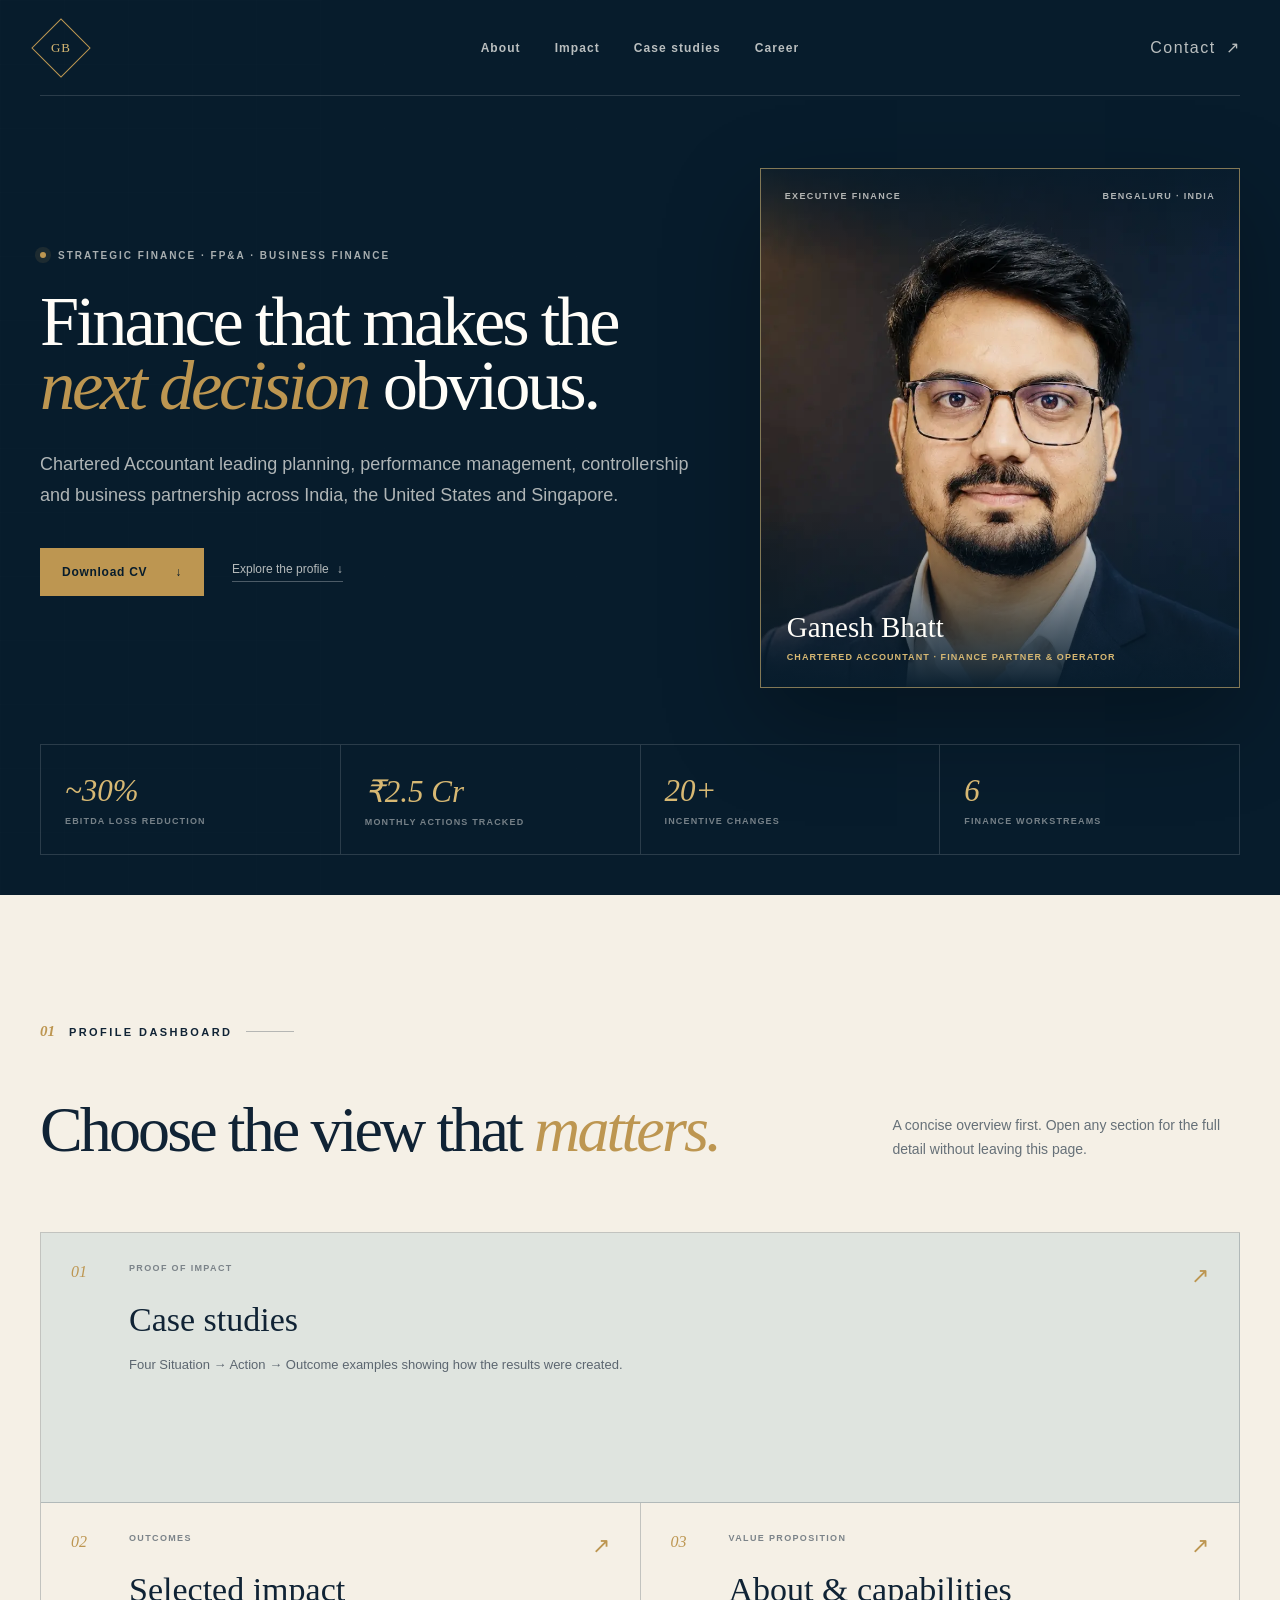
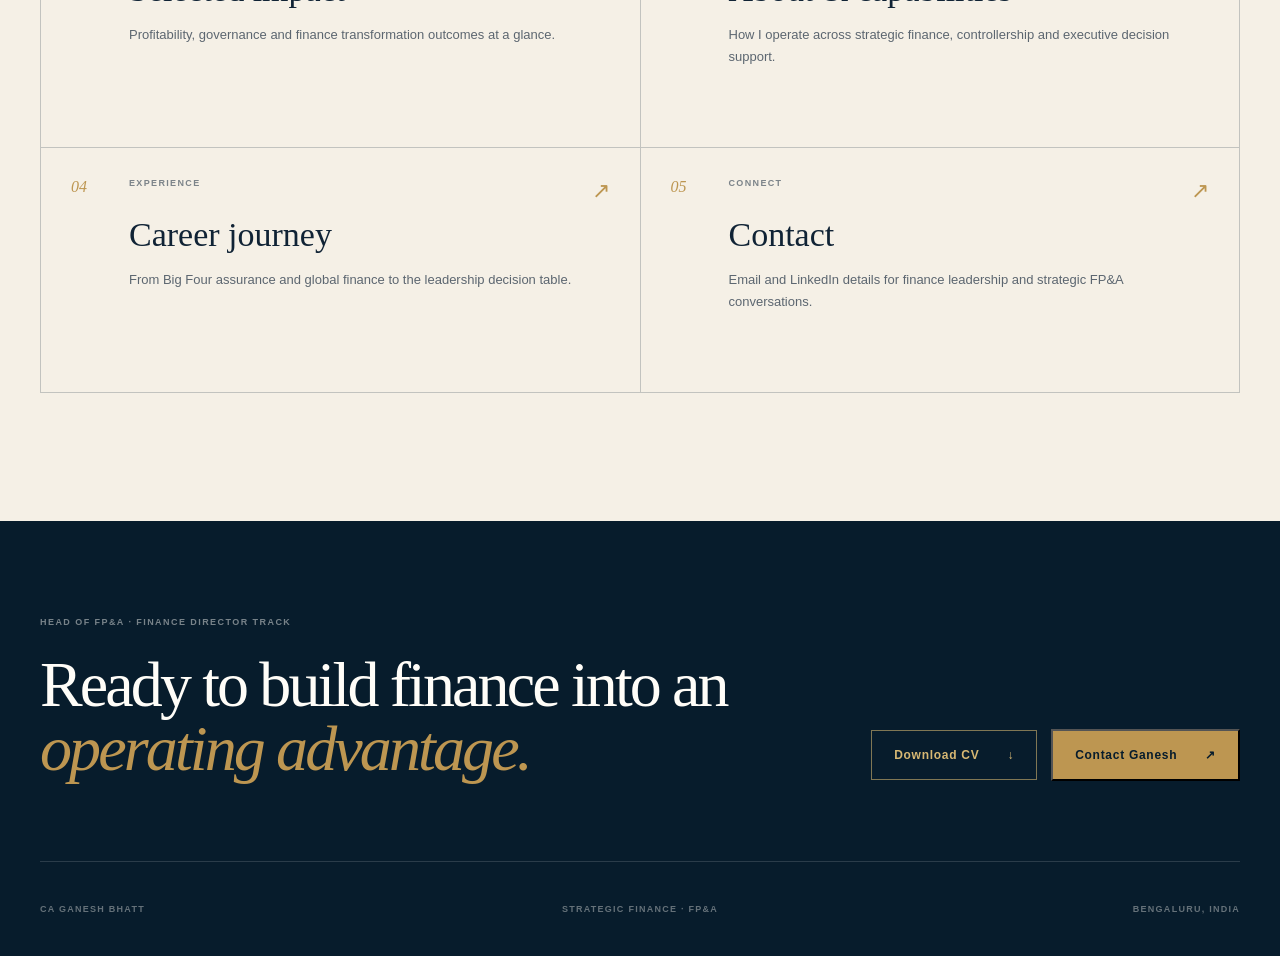
<file: gb-profile-n7q4k2mx/index.html>
<!doctype html>
<html lang="en">
<head>
  <meta charset="utf-8">
  <meta name="viewport" content="width=device-width, initial-scale=1">
  <meta name="robots" content="noindex, nofollow, noarchive, nosnippet, noimageindex">
  <meta name="googlebot" content="noindex, nofollow, noarchive, nosnippet, noimageindex">
  <meta name="bingbot" content="noindex, nofollow, noarchive, nosnippet, noimageindex">
  <meta name="description" content="Chartered Accountant leading strategic finance, FP&A, controllership and business partnership across India, the United States and Singapore.">
  <title>Ganesh Bhatt | Strategic Finance &amp; FP&amp;A</title>
  <link rel="icon" href="favicon.svg" type="image/svg+xml">
  <link rel="stylesheet" href="../style.css?v=4">
  <link rel="stylesheet" href="multipage.css?v=4">
  <script async src="https://www.googletagmanager.com/gtag/js?id=G-409Y019Y58"></script>
  <script>
    window.dataLayer = window.dataLayer || [];
    function gtag(){dataLayer.push(arguments);}
    gtag("js", new Date());
    gtag("config", "G-409Y019Y58");
  </script>
</head>
<body class="dashboard-page">
  <main>
    <section class="hero dashboard-hero" id="profile">
      <header class="site-header shell">
        <a class="monogram" href="#profile" aria-label="Ganesh Bhatt, dashboard"><span>GB</span></a>
        <nav aria-label="Primary navigation">
          <button type="button" data-panel="about" data-source="header_navigation">About</button>
          <button type="button" data-panel="impact" data-source="header_navigation">Impact</button>
          <button type="button" data-panel="case-studies" data-source="header_navigation">Case studies</button>
          <button type="button" data-panel="career" data-source="header_navigation">Career</button>
        </nav>
        <button class="header-contact" type="button" data-panel="contact" data-source="header_navigation">
          Contact <span aria-hidden="true">↗</span>
        </button>
      </header>

      <div class="hero-grid dashboard-hero-grid shell">
        <div class="hero-copy">
          <p class="eyebrow"><span></span> Strategic Finance · FP&amp;A · Business Finance</p>
          <h1>Finance that makes the <em>next decision</em> obvious.</h1>
          <p class="hero-intro">Chartered Accountant leading planning, performance management, controllership and business partnership across India, the United States and Singapore.</p>
          <div class="hero-actions">
            <a class="button button-primary" href="CA_Ganesh_Bhatt_CV_2026.pdf" download="CA_Ganesh_Bhatt_CV_2026.pdf" data-track="cv_download" data-location="hero">
              Download CV <span>↓</span>
            </a>
            <a class="text-link" href="#dashboard">Explore the profile <span aria-hidden="true">↓</span></a>
          </div>
        </div>
        <aside class="portrait-card dashboard-portrait" aria-label="Portrait of Ganesh Bhatt">
          <img src="../ganesh-bhatt-executive-portrait.webp" alt="Ganesh Bhatt, Chartered Accountant and business finance professional">
          <div class="portrait-topline"><span>Executive finance</span><span>Bengaluru · India</span></div>
          <div class="portrait-caption"><p>Ganesh Bhatt</p><span>Chartered Accountant · Finance partner &amp; operator</span></div>
        </aside>
      </div>

      <div class="dashboard-stats shell" aria-label="Selected outcomes">
        <div><strong>~30%</strong><span>EBITDA loss reduction</span></div>
        <div><strong>₹2.5 Cr</strong><span>Monthly actions tracked</span></div>
        <div><strong>20+</strong><span>Incentive changes</span></div>
        <div><strong>6</strong><span>Finance workstreams</span></div>
      </div>
    </section>

    <section class="dashboard-directory section shell" id="dashboard" aria-labelledby="dashboard-title">
      <div class="section-kicker"><span>01</span> Profile dashboard</div>
      <div class="dashboard-heading">
        <h2 id="dashboard-title">Choose the view that <em>matters.</em></h2>
        <p>A concise overview first. Open any section for the full detail without leaving this page.</p>
      </div>

      <div class="dashboard-grid">
        <button class="dashboard-card dashboard-card-featured" type="button" data-panel="case-studies" data-source="dashboard_card">
          <span class="dashboard-card-number">01</span>
          <span class="dashboard-card-copy">
            <small>Proof of impact</small>
            <strong>Case studies</strong>
            <span>Four Situation → Action → Outcome examples showing how the results were created.</span>
          </span>
          <span class="dashboard-card-arrow" aria-hidden="true">↗</span>
        </button>
        <button class="dashboard-card" type="button" data-panel="impact" data-source="dashboard_card">
          <span class="dashboard-card-number">02</span>
          <span class="dashboard-card-copy">
            <small>Outcomes</small>
            <strong>Selected impact</strong>
            <span>Profitability, governance and finance transformation outcomes at a glance.</span>
          </span>
          <span class="dashboard-card-arrow" aria-hidden="true">↗</span>
        </button>
        <button class="dashboard-card" type="button" data-panel="about" data-source="dashboard_card">
          <span class="dashboard-card-number">03</span>
          <span class="dashboard-card-copy">
            <small>Value proposition</small>
            <strong>About &amp; capabilities</strong>
            <span>How I operate across strategic finance, controllership and executive decision support.</span>
          </span>
          <span class="dashboard-card-arrow" aria-hidden="true">↗</span>
        </button>
        <button class="dashboard-card" type="button" data-panel="career" data-source="dashboard_card">
          <span class="dashboard-card-number">04</span>
          <span class="dashboard-card-copy">
            <small>Experience</small>
            <strong>Career journey</strong>
            <span>From Big Four assurance and global finance to the leadership decision table.</span>
          </span>
          <span class="dashboard-card-arrow" aria-hidden="true">↗</span>
        </button>
        <button class="dashboard-card" type="button" data-panel="contact" data-source="dashboard_card">
          <span class="dashboard-card-number">05</span>
          <span class="dashboard-card-copy">
            <small>Connect</small>
            <strong>Contact</strong>
            <span>Email and LinkedIn details for finance leadership and strategic FP&amp;A conversations.</span>
          </span>
          <span class="dashboard-card-arrow" aria-hidden="true">↗</span>
        </button>
      </div>
    </section>

    <section class="dashboard-contact">
      <div class="shell dashboard-contact-inner">
        <div>
          <span>Head of FP&amp;A · Finance Director track</span>
          <h2>Ready to build finance into an <em>operating advantage.</em></h2>
        </div>
        <div class="dashboard-contact-actions">
          <a class="button button-cv" href="CA_Ganesh_Bhatt_CV_2026.pdf" download="CA_Ganesh_Bhatt_CV_2026.pdf" data-track="cv_download" data-location="footer_cta">
            Download CV <span>↓</span>
          </a>
          <button class="button button-primary" type="button" data-panel="contact" data-source="footer_cta">
            Contact Ganesh <span>↗</span>
          </button>
        </div>
      </div>
      <footer class="site-footer shell">
        <span>CA Ganesh Bhatt</span>
        <span>Strategic Finance · FP&amp;A</span>
        <span>Bengaluru, India</span>
      </footer>
    </section>
  </main>

  <template id="panel-about" data-kicker="About &amp; capabilities" data-title="The finance partner behind the" data-emphasis="operating rhythm.">
    <div class="drawer-intro">
      <p class="drawer-lead">Chartered Accountant with close to seven years across business finance, FP&amp;A and assurance.</p>
      <p>I currently lead FP&amp;A, management reporting, controllership and business partnering for a digital health group operating in India, the United States and Singapore, supported by a finance team of 8 to 10.</p>
    </div>
    <div class="drawer-capabilities">
      <article><span>01</span><h3>Planning &amp; performance architecture</h3><p>Annual operating plans, long-range plans, rolling forecasts, cash visibility and MIS that connect operating drivers to financial outcomes.</p></article>
      <article><span>02</span><h3>Controllership &amp; finance operations</h3><p>Revenue recognition, approvals, close governance and maker-checker ownership across revenue, payroll, compliance and FP&amp;A.</p></article>
      <article><span>03</span><h3>Executive &amp; transaction support</h3><p>Board and investor reporting, profitability analysis, cross-border diligence and operating models for high-stakes decisions.</p></article>
    </div>
    <div class="drawer-proof"><span>Leadership direction</span><p>Seeking a Head of FP&amp;A or Finance Director mandate with broader controllership, treasury and capital exposure, on a track to CFO.</p></div>
  </template>

  <template id="panel-impact" data-kicker="Selected impact" data-title="Evidence over" data-emphasis="adjectives.">
    <div class="drawer-impact-grid">
      <article><strong>~30%</strong><span>EBITDA loss reduction</span><h3>Road to profitability</h3><p>Narrowed monthly EBITDA loss by close to 30% across four months of actuals by isolating margin erosion and converting analysis into owned commercial actions.</p></article>
      <article><strong>₹2.5 Cr</strong><span>Monthly actions tracked</span><h3>Cost and margin programme</h3><p>Quantified and tracked monthly actions across coaching, sales, marketing, people, vendors and incentives, each with a named owner, target and KPI.</p></article>
      <article><strong>20+</strong><span>Governance changes</span><h3>Incentive leakage closed</h3><p>Redesigned scheme logic, eligibility, approvals and controls; removed pharmacy pass-through revenue from the base and tied payout to genuine performance.</p></article>
      <article><strong>6</strong><span>Finance workstreams</span><h3>Operating model rebuilt</h3><p>Designed clear maker-checker ownership and close workflows across operations, inventory, revenue, payroll, controllership and FP&amp;A.</p></article>
    </div>
  </template>

  <template id="panel-case-studies" data-kicker="Situation · Action · Outcome" data-title="How the outcomes were" data-emphasis="created.">
    <div class="drawer-case-list">
      <article>
        <div class="drawer-case-heading"><span>01</span><h3>Leading the road to profitability</h3><strong>~30% lower loss</strong></div>
        <dl>
          <div><dt>Situation</dt><dd>A revenue decline was being read as a volume problem, while the underlying issue was erosion in margin per customer.</dd></div>
          <div><dt>Action</dt><dd>Separated sales monetisation from service retention as distinct fixes, then quantified and tracked around ₹2.5 crore of monthly cost and margin actions with named business owners and KPIs.</dd></div>
          <div><dt>Outcome</dt><dd>Monthly EBITDA loss narrowed by close to 30% across four months of actuals, with break-even budgeted within the year.</dd></div>
        </dl>
      </article>
      <article>
        <div class="drawer-case-heading"><span>02</span><h3>Stopping incentive payout leakage</h3><strong>20+ changes</strong></div>
        <dl>
          <div><dt>Situation</dt><dd>A recurring incentive overspend was traced to pharmacy pass-through revenue inflating the coach incentive base.</dd></div>
          <div><dt>Action</dt><dd>Reviewed a full year of payouts, rebuilt the model, excluded drug revenue, capped payout against net revenue and introduced pre-payroll sign-off with a system lock.</dd></div>
          <div><dt>Outcome</dt><dd>Closed the recurring leakage and tied incentive payout to genuine team performance.</dd></div>
        </dl>
      </article>
      <article>
        <div class="drawer-case-heading"><span>03</span><h3>Running cross-border merger diligence</h3><strong>India × US</strong></div>
        <dl>
          <div><dt>Situation</dt><dd>A merger with a United States digital health business required a reliable joint operating view across transaction and management reporting.</dd></div>
          <div><dt>Action</dt><dd>Led the company side of the EY-run financial due diligence workstream and built the India and pharmacy segments of the joint pro-forma model, including revenue, cost, headcount synergies and allocation methodology.</dd></div>
          <div><dt>Outcome</dt><dd>Delivered a reconciled, transaction-ready operating model for the cross-border diligence process.</dd></div>
        </dl>
      </article>
      <article>
        <div class="drawer-case-heading"><span>04</span><h3>Building the performance system from zero</h3><strong>6 workstreams</strong></div>
        <dl>
          <div><dt>Situation</dt><dd>Fragmented reporting and manual revenue capture limited the group's ability to manage performance consistently across businesses and geographies.</dd></div>
          <div><dt>Action</dt><dd>Built the MIS, investor KPI bank, consolidated and standalone P&amp;Ls and reconciliation controls; designed six finance workstreams and delivered an invoice engine with Product and Technology.</dd></div>
          <div><dt>Outcome</dt><dd>Created a validated performance-management architecture with clear ownership and replaced manual revenue capture.</dd></div>
        </dl>
      </article>
    </div>
  </template>

  <template id="panel-career" data-kicker="Career journey" data-title="From assurance to the" data-emphasis="decision table.">
    <div class="drawer-qualification"><span>Qualification</span><strong>Chartered Accountant</strong><small>ICAI · 2020</small></div>
    <div class="drawer-timeline">
      <article><span class="drawer-timeline-index">01</span><div><small>Mar 2024 — Present</small><h3>Manager, Business Finance and FP&amp;A</h3><strong>HealthifyMe</strong><p>Lead FP&amp;A, management and investor reporting, controllership support and business partnering for a digital health group across India, the United States and Singapore, with a finance team of 8 to 10.</p></div></article>
      <article><span class="drawer-timeline-index">02</span><div><small>Oct 2022 — Mar 2024</small><h3>Assistant Manager, Business Finance</h3><strong>BetterPlace</strong><p>Directed MIS consolidation across seven group entities and led business-unit profitability, executive reporting, monthly performance reviews and sales productivity analysis.</p></div></article>
      <article><span class="drawer-timeline-index">03</span><div><small>Feb 2021 — Oct 2022</small><h3>Executive, Assurance</h3><strong>EY</strong><p>Managed statutory audits for a high-growth e-commerce client, led audit teams and contributed to consolidated financial statements covering more than twenty group companies.</p></div></article>
      <article><span class="drawer-timeline-index">04</span><div><small>Nov 2018 — Jan 2020</small><h3>CA Industrial Trainee, Finance</h3><strong>GE HealthCare</strong><p>Budgeting, forecasting, close-process improvement and CFO performance reporting in a global operating environment.</p></div></article>
      <article><span class="drawer-timeline-index">05</span><div><small>Sep 2016 — Oct 2018</small><h3>CA Articleship</h3><strong>CGS &amp; Co.</strong><p>Statutory, bank and tax audits alongside direct and indirect tax compliance engagements.</p></div></article>
    </div>
  </template>

  <template id="panel-contact" data-kicker="Contact" data-title="Let’s make the next decision" data-emphasis="clearer.">
    <div class="drawer-contact-card">
      <p>Open to Head of FP&amp;A and Finance Director conversations where strategic finance, controllership and business partnership need to operate as one system.</p>
      <a href="CA_Ganesh_Bhatt_CV_2026.pdf" download="CA_Ganesh_Bhatt_CV_2026.pdf" data-track="cv_download" data-location="contact_panel"><span>Curriculum vitae</span>Download CV <b aria-hidden="true">↓</b></a>
      <a href="mailto:caganeshbhatt@gmail.com" data-track="email_click" data-location="contact_panel"><span>Email</span>caganeshbhatt@gmail.com <b aria-hidden="true">↗</b></a>
      <a href="https://www.linkedin.com/in/ca-ganesh-bhatt-81128a135/" target="_blank" rel="noreferrer" data-track="linkedin_click" data-location="contact_panel"><span>LinkedIn</span>View professional profile <b aria-hidden="true">↗</b></a>
      <div><span>Based in</span><strong>Bengaluru, India</strong></div>
    </div>
  </template>

  <script src="portfolio.js?v=4"></script>
</body>
</html>
</file>
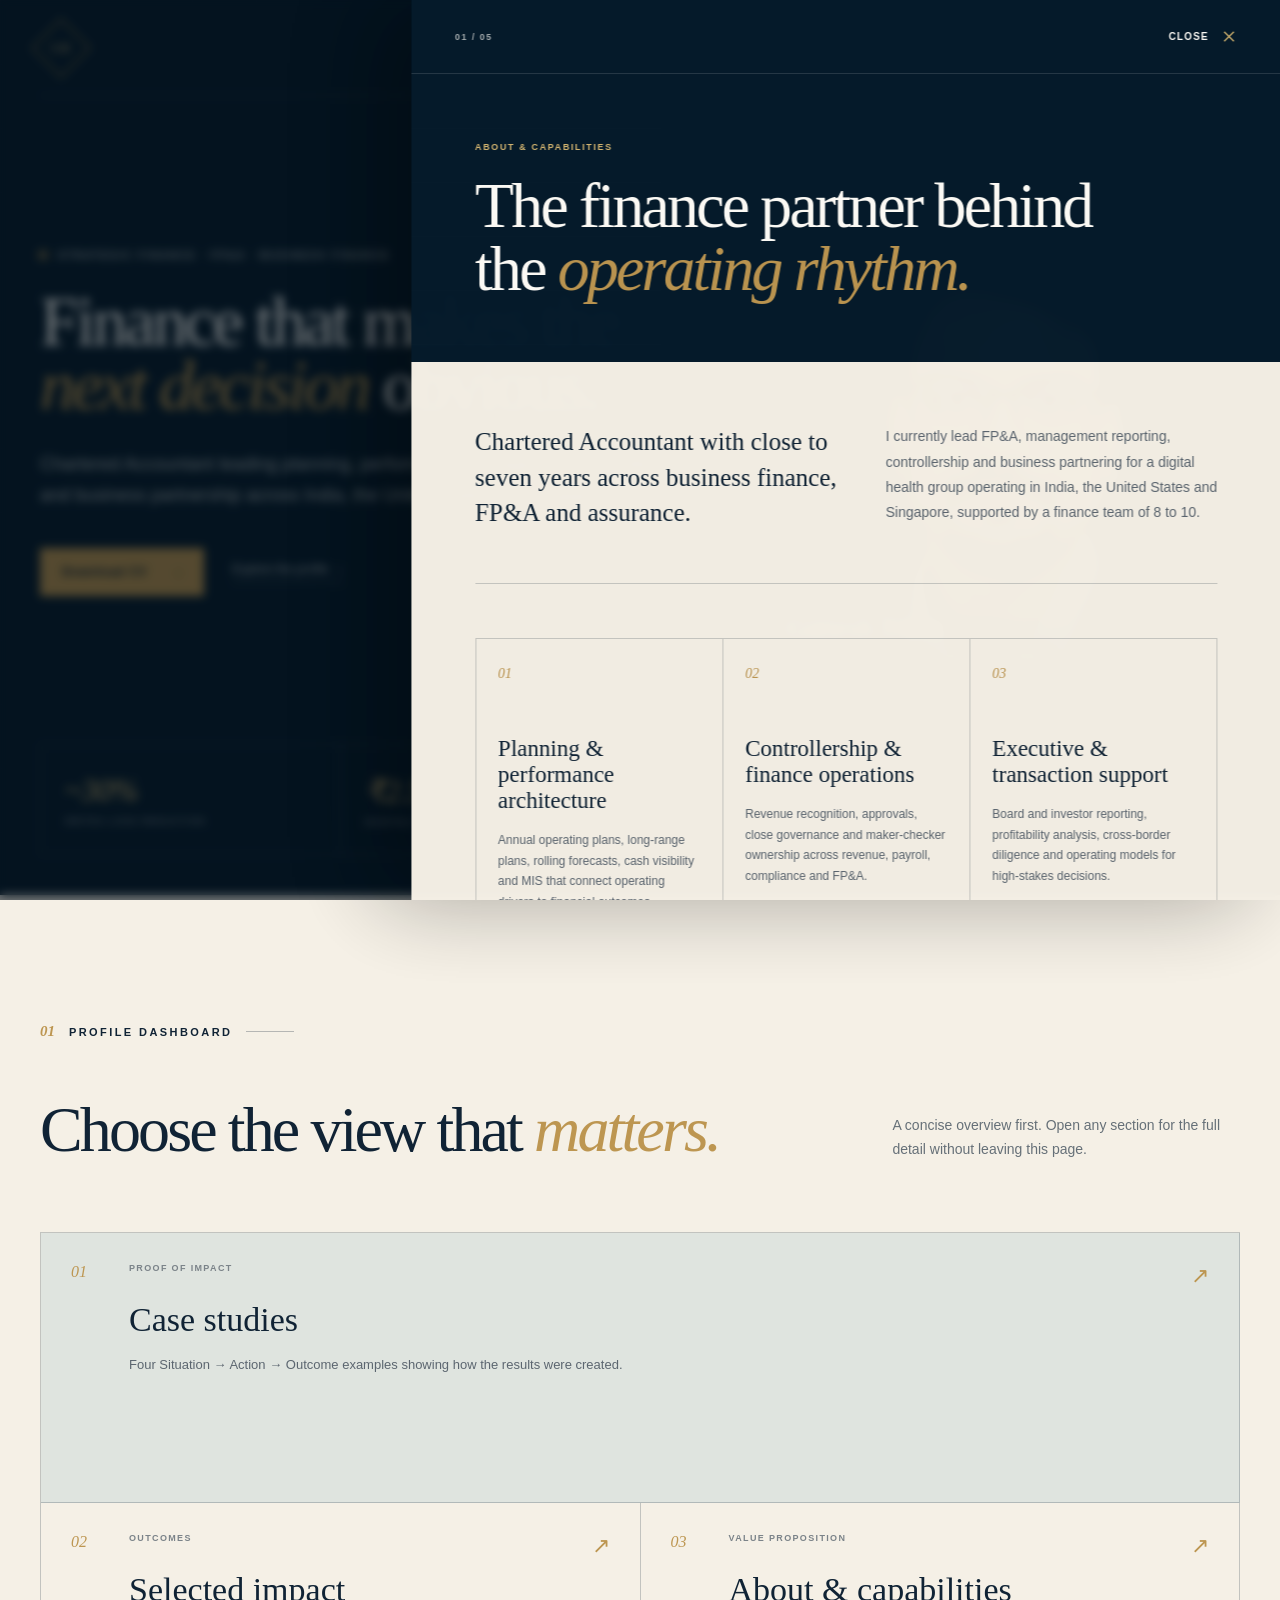
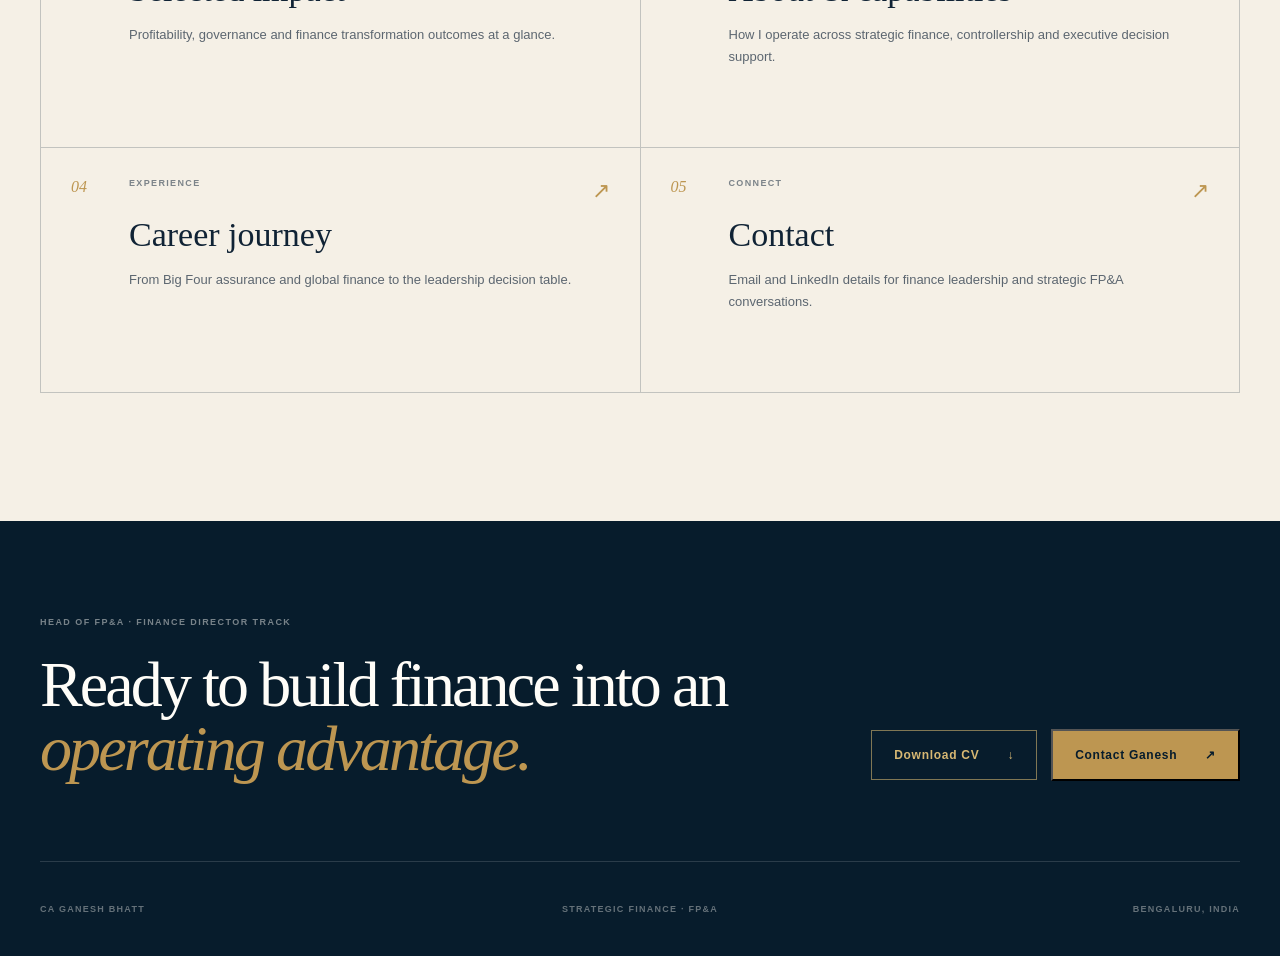
<file: gb-profile-n7q4k2mx/about.html>
<!doctype html>
<html lang="en">
<head>
  <meta charset="utf-8">
  <meta name="robots" content="noindex, nofollow, noarchive">
  <meta http-equiv="refresh" content="0; url=index.html#panel-about">
  <title>Opening Ganesh Bhatt's portfolio</title>
</head>
<body><p><a href="index.html#panel-about">Open About &amp; capabilities</a></p></body>
</html>
</file>
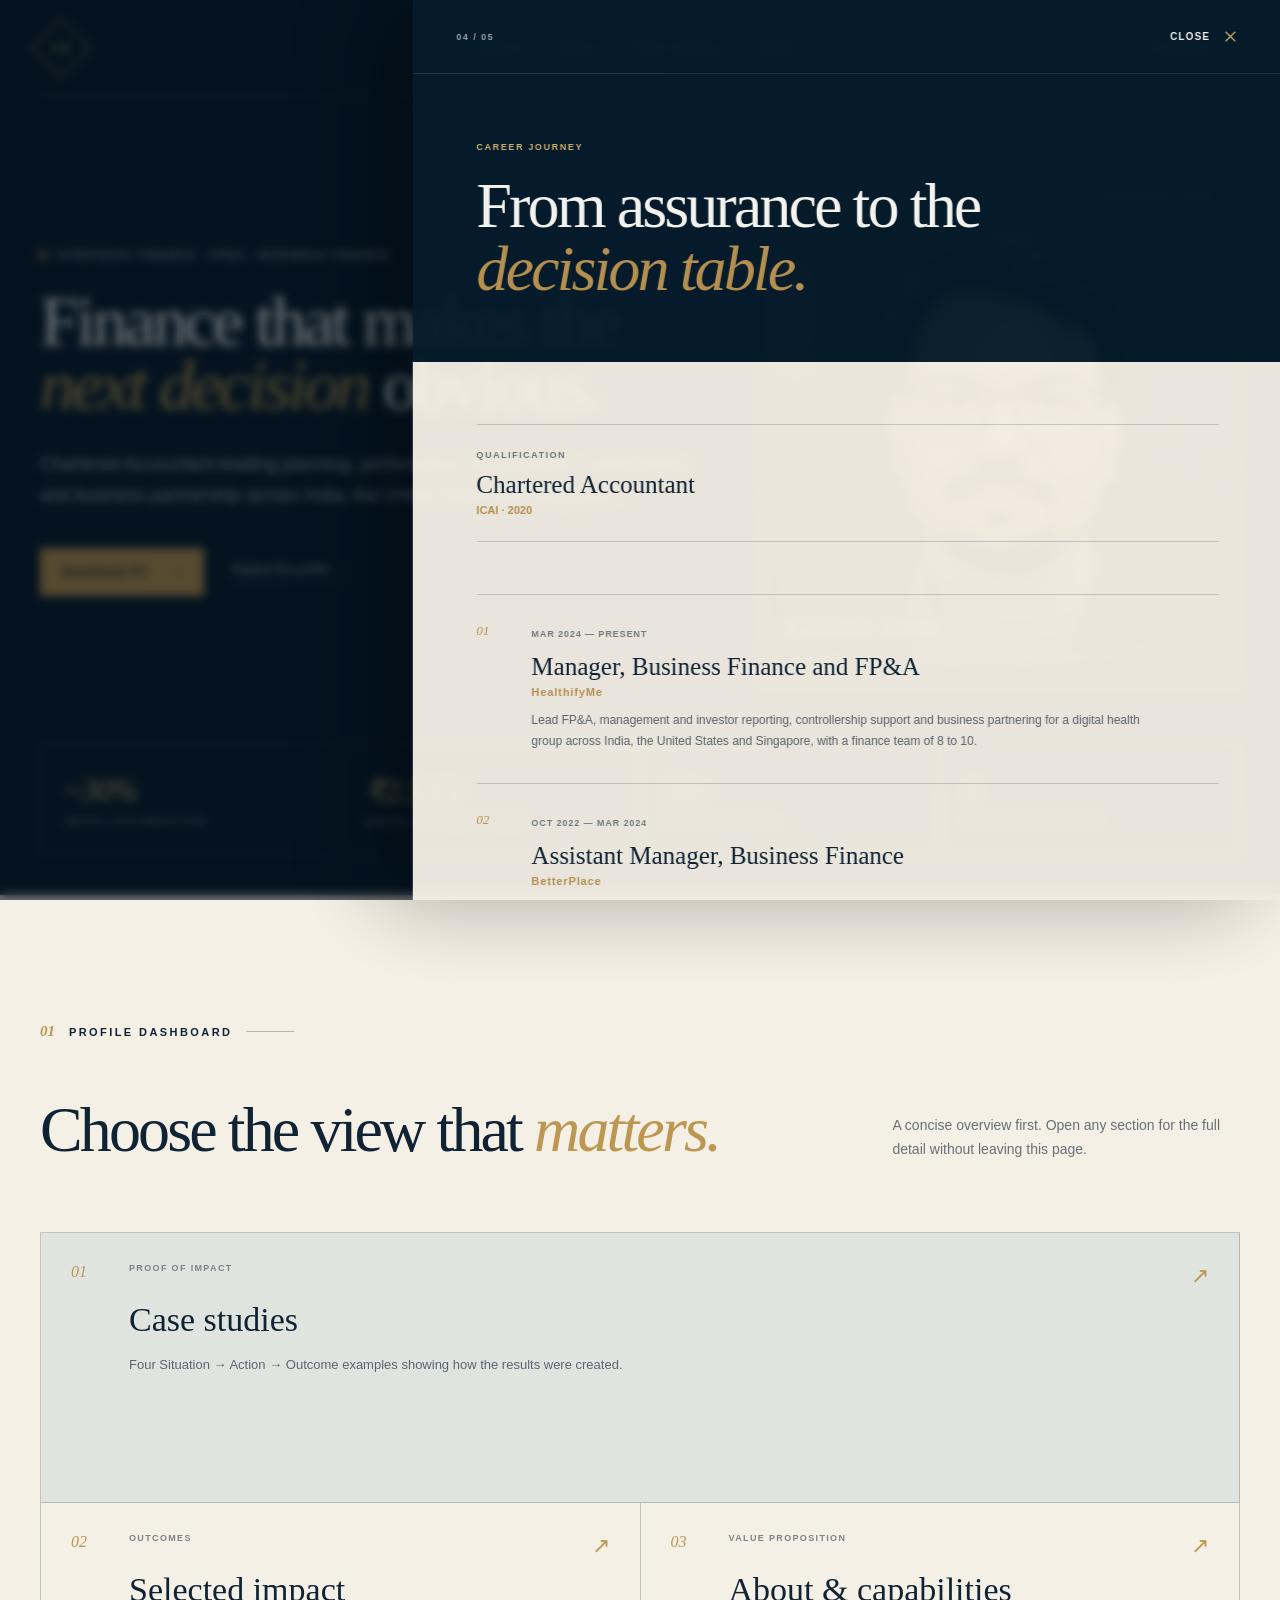
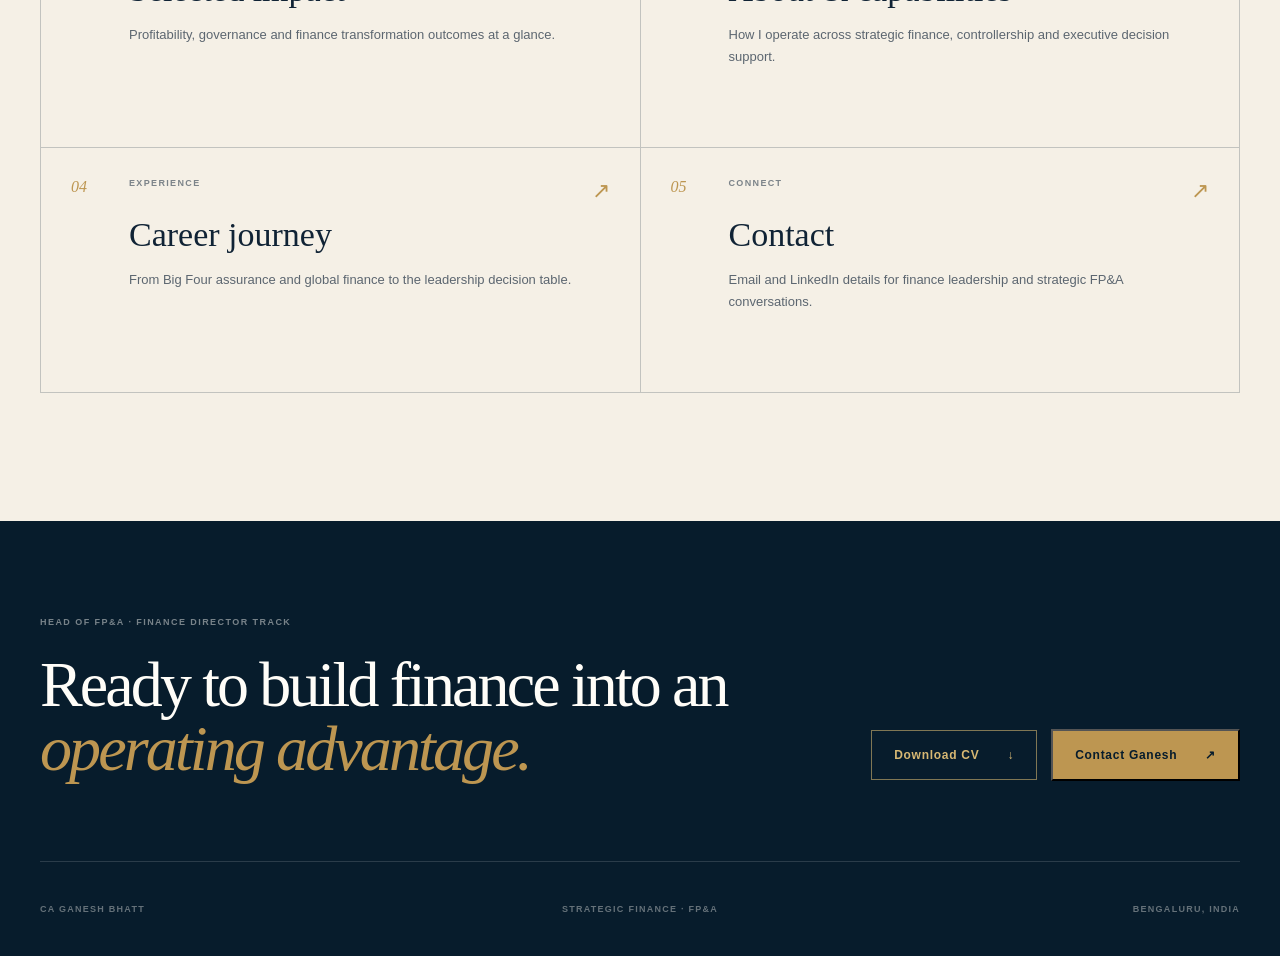
<file: gb-profile-n7q4k2mx/career.html>
<!doctype html>
<html lang="en">
<head>
  <meta charset="utf-8">
  <meta name="robots" content="noindex, nofollow, noarchive">
  <meta http-equiv="refresh" content="0; url=index.html#panel-career">
  <title>Opening Ganesh Bhatt's portfolio</title>
</head>
<body><p><a href="index.html#panel-career">Open Career journey</a></p></body>
</html>
</file>
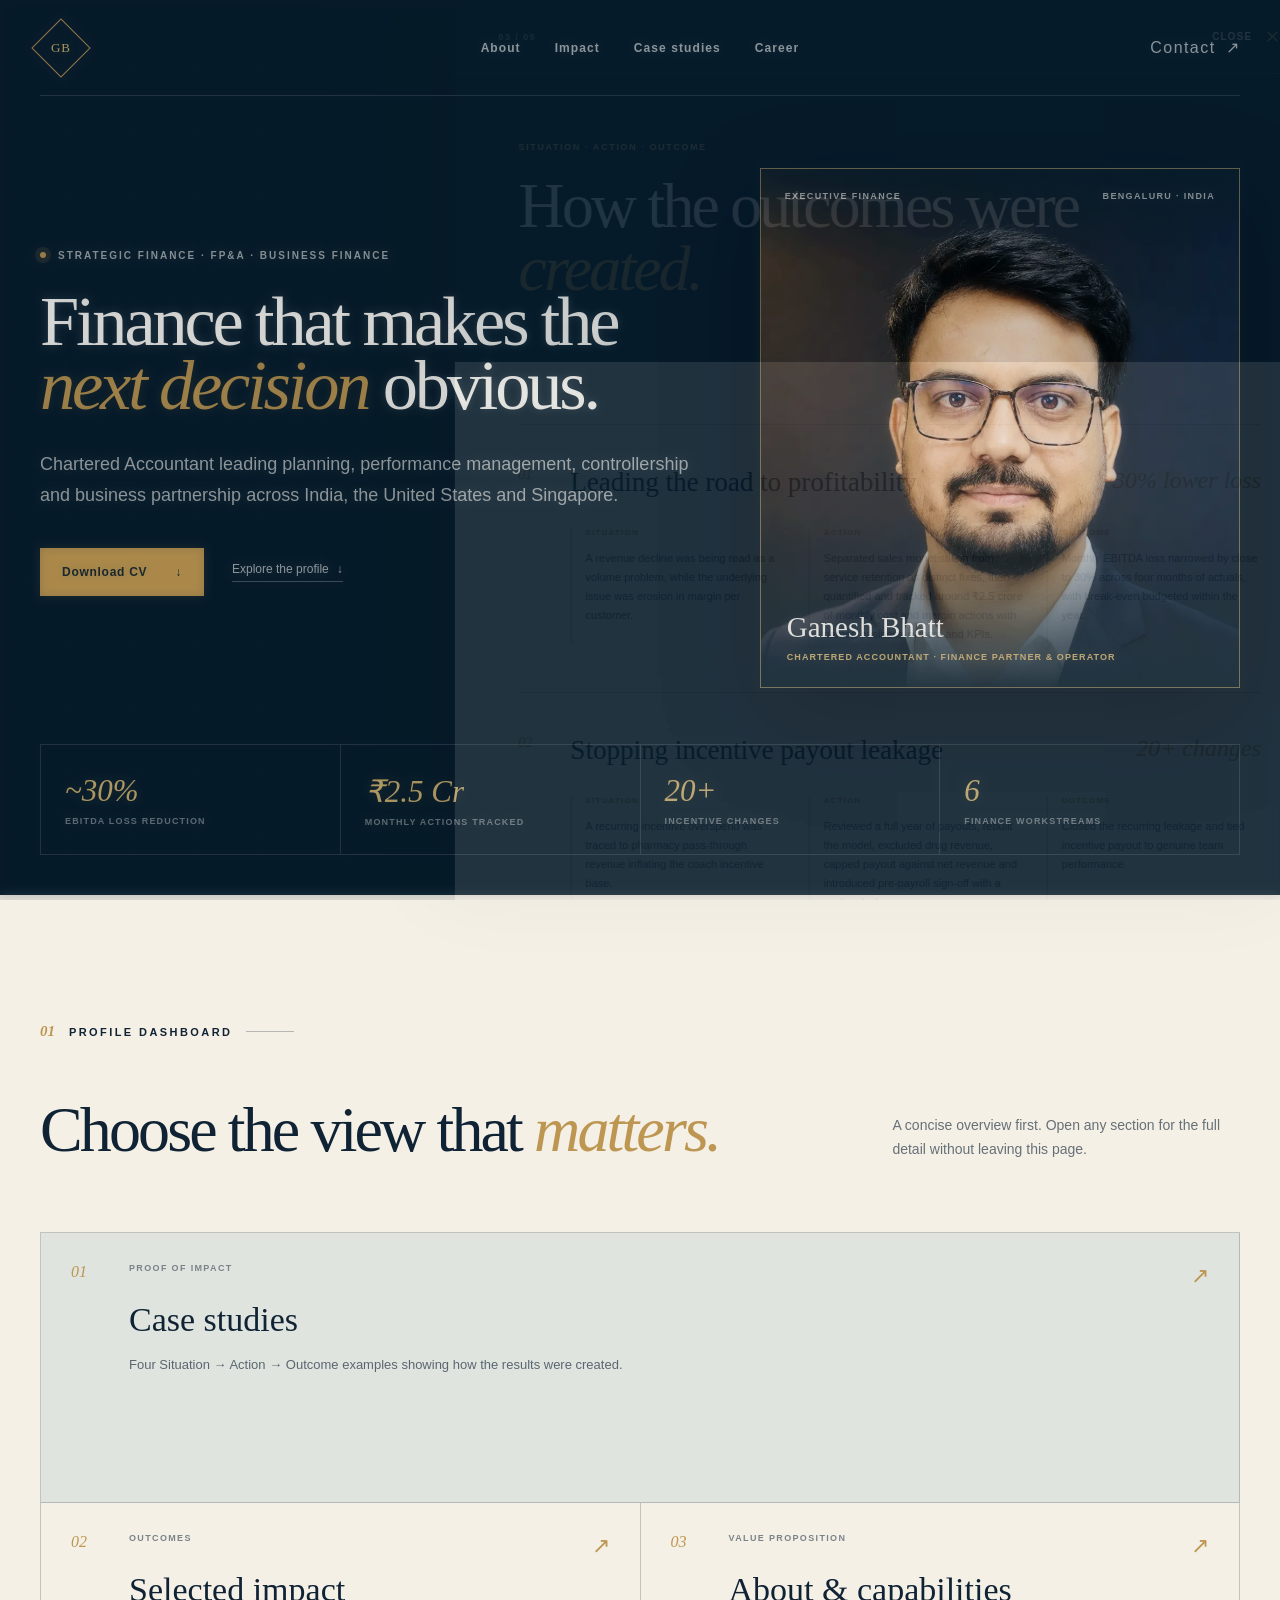
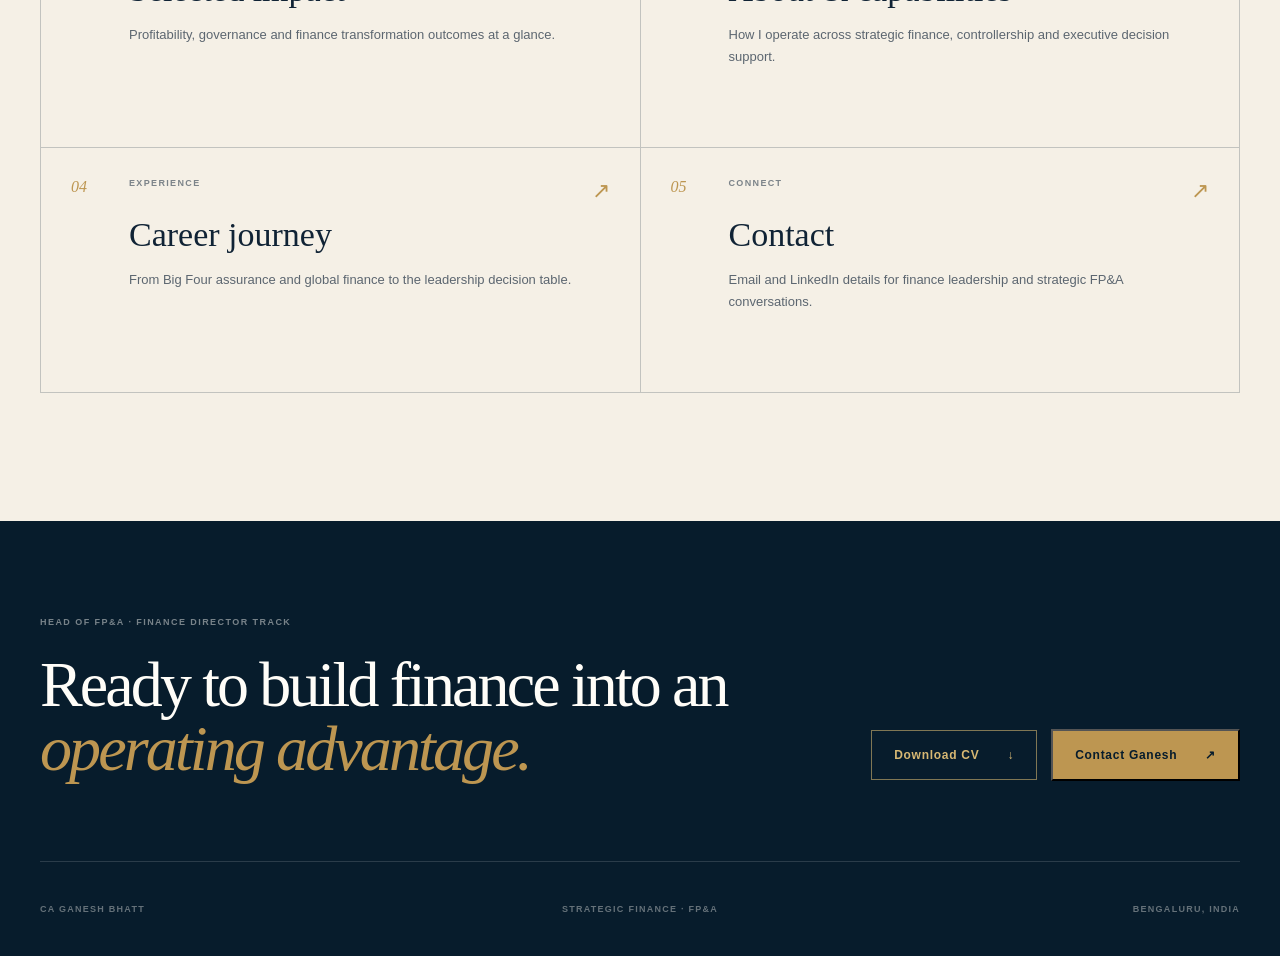
<file: gb-profile-n7q4k2mx/case-studies.html>
<!doctype html>
<html lang="en">
<head>
  <meta charset="utf-8">
  <meta name="robots" content="noindex, nofollow, noarchive">
  <meta http-equiv="refresh" content="0; url=index.html#panel-case-studies">
  <title>Opening Ganesh Bhatt's portfolio</title>
</head>
<body><p><a href="index.html#panel-case-studies">Open Case studies</a></p></body>
</html>
</file>
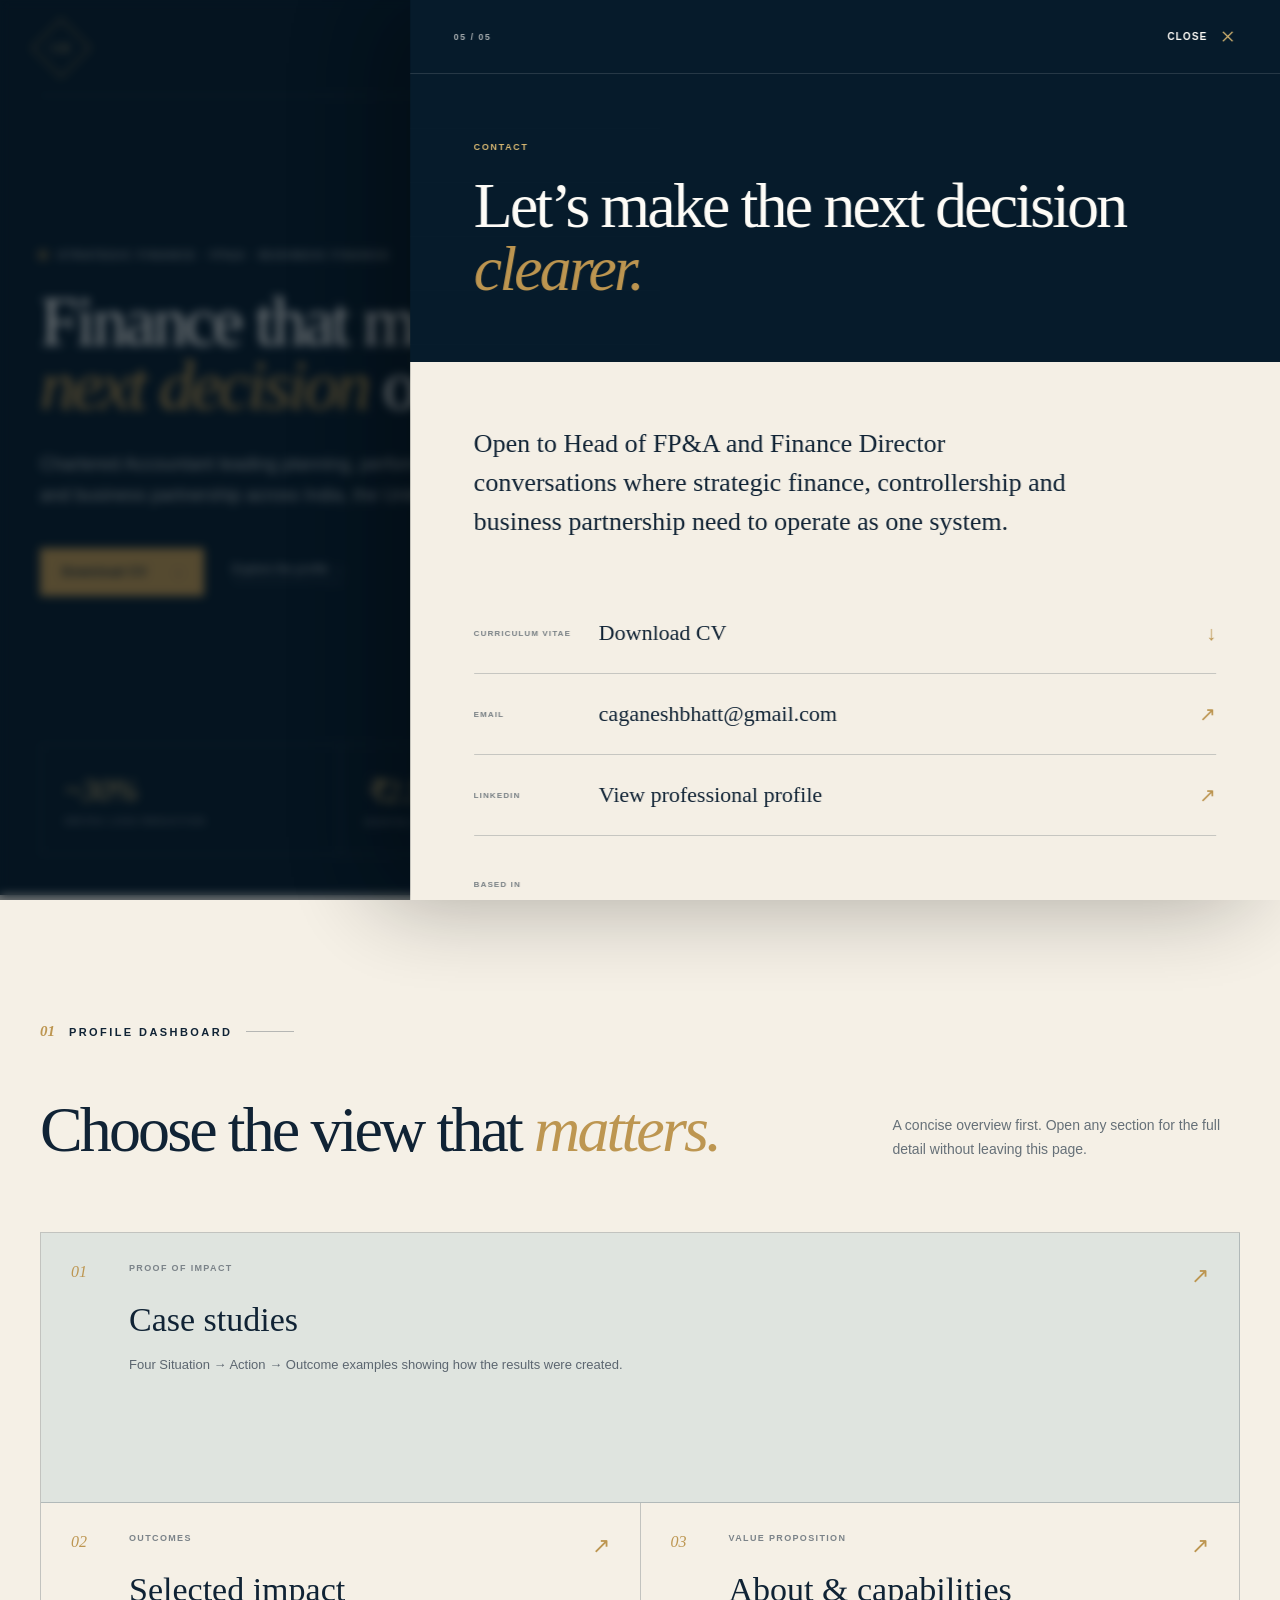
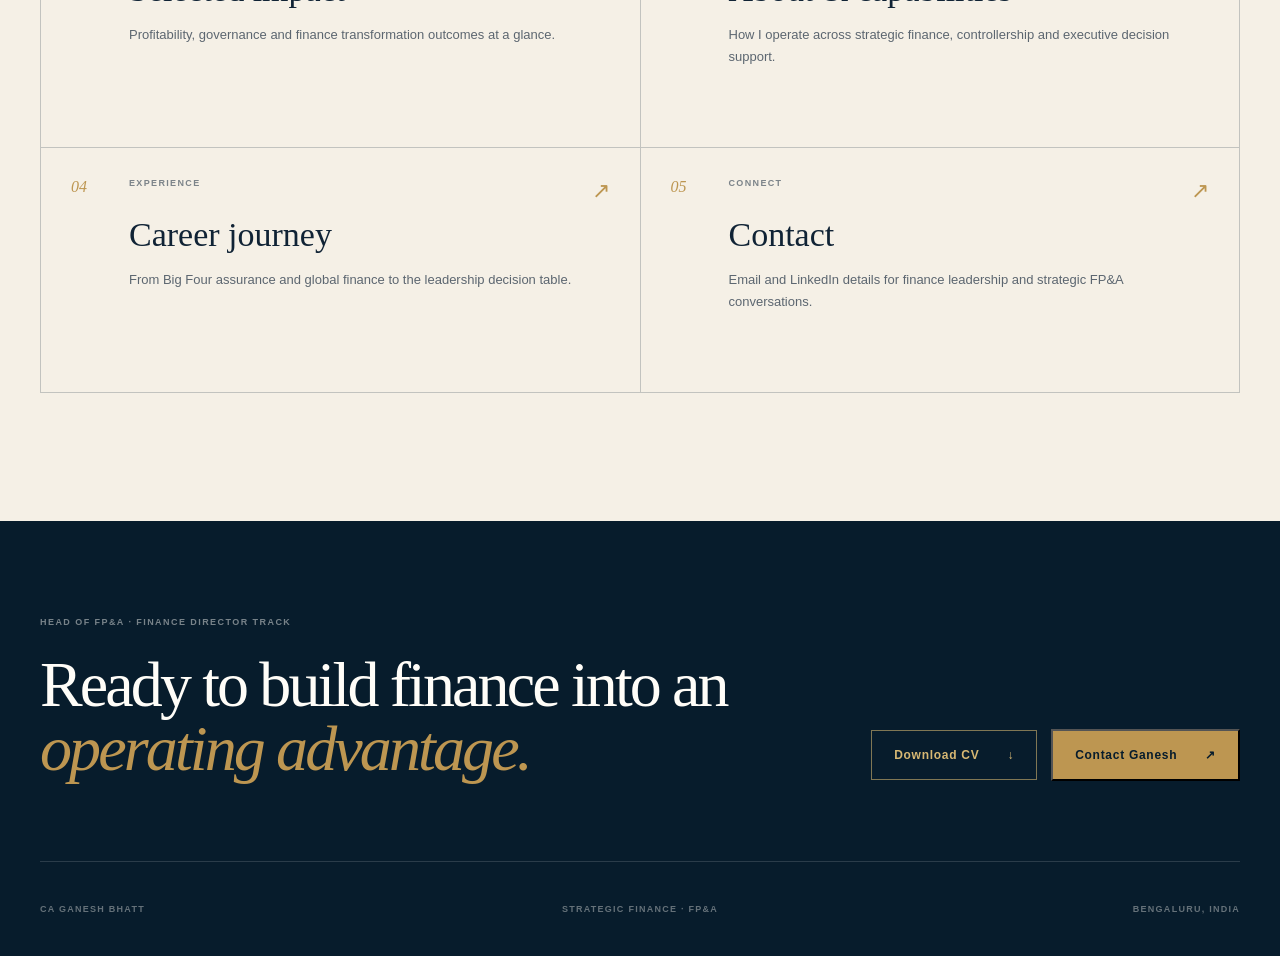
<file: gb-profile-n7q4k2mx/contact.html>
<!doctype html>
<html lang="en">
<head>
  <meta charset="utf-8">
  <meta name="robots" content="noindex, nofollow, noarchive">
  <meta http-equiv="refresh" content="0; url=index.html#panel-contact">
  <title>Opening Ganesh Bhatt's portfolio</title>
</head>
<body><p><a href="index.html#panel-contact">Open Contact</a></p></body>
</html>
</file>
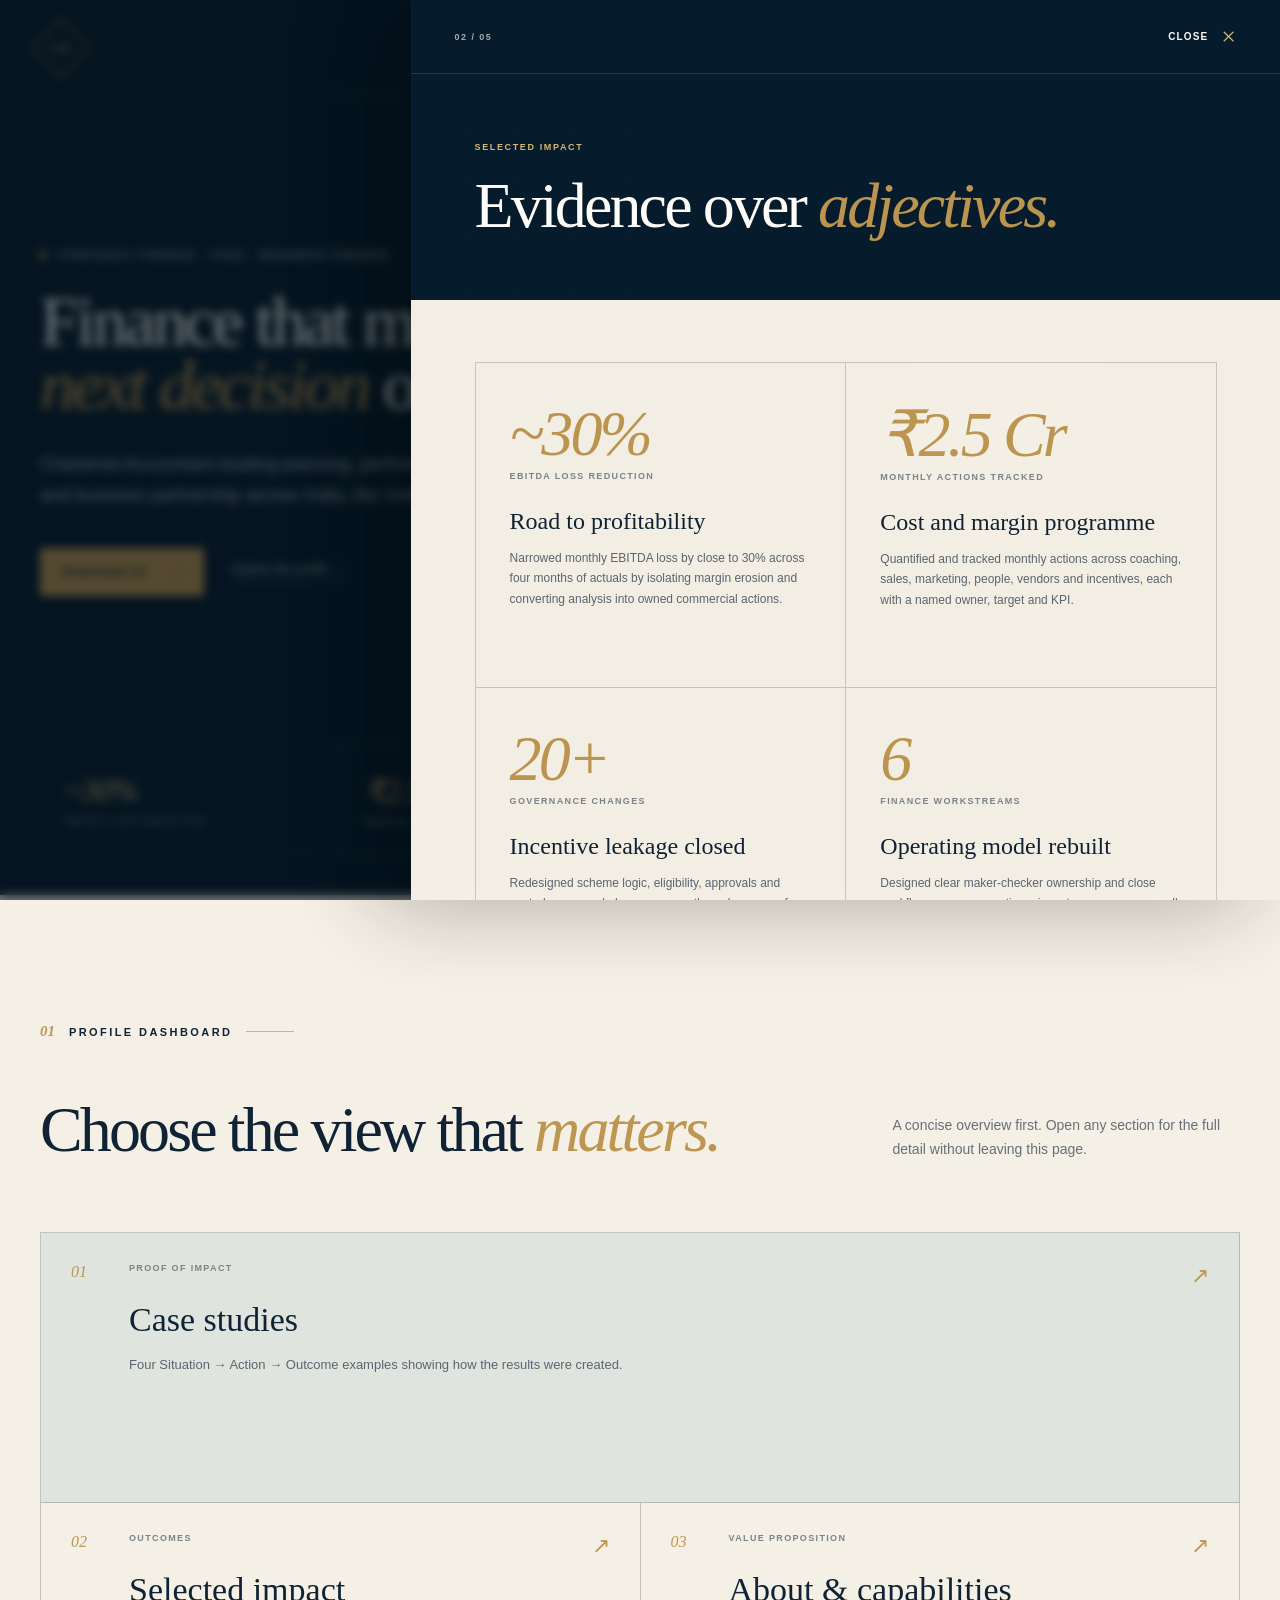
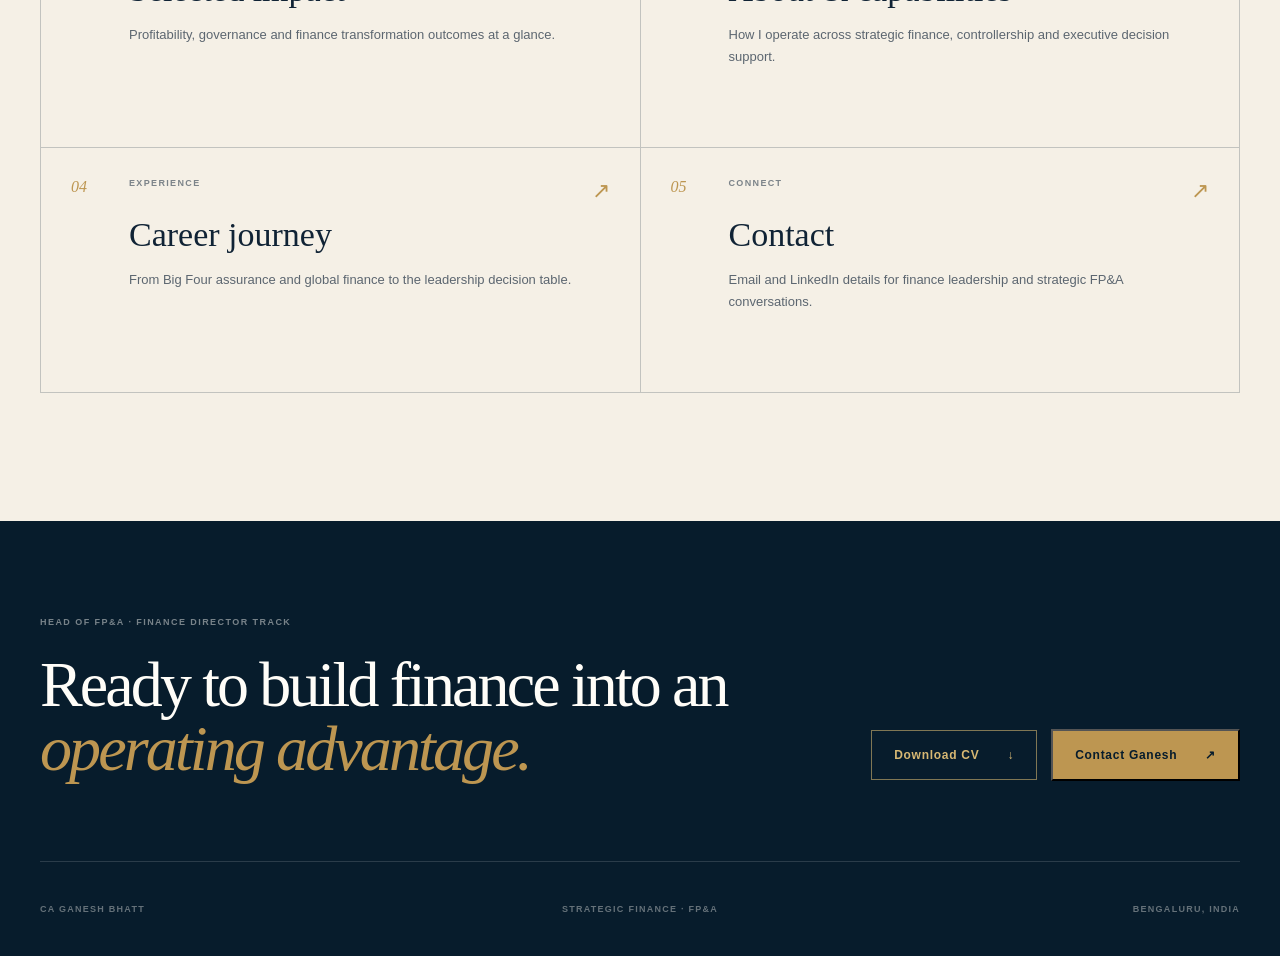
<file: gb-profile-n7q4k2mx/impact.html>
<!doctype html>
<html lang="en">
<head>
  <meta charset="utf-8">
  <meta name="robots" content="noindex, nofollow, noarchive">
  <meta http-equiv="refresh" content="0; url=index.html#panel-impact">
  <title>Opening Ganesh Bhatt's portfolio</title>
</head>
<body><p><a href="index.html#panel-impact">Open Selected impact</a></p></body>
</html>
</file>
<file: style.css>
:root {
  --navy: #071c2c;
  --ink: #102335;
  --brass: #bd9651;
  --brass-light: #d7b873;
  --paper: #f5f0e6;
  --mist: #dfe4df;
  --white: #fffdf8;
  --serif: "Iowan Old Style", "Baskerville", "Times New Roman", serif;
  --sans: Inter, ui-sans-serif, -apple-system, BlinkMacSystemFont, "Segoe UI", sans-serif;
}

* { box-sizing: border-box; }
html { scroll-behavior: smooth; }
body { margin: 0; background: var(--paper); color: var(--ink); font-family: var(--sans); }
a { color: inherit; text-decoration: none; }
::selection { background: var(--brass); color: var(--navy); }

.shell { width: min(1240px, calc(100% - 80px)); margin-inline: auto; }
.section { padding-block: 128px; }
.section-kicker { display: flex; align-items: center; gap: 14px; font-size: 11px; font-weight: 700; letter-spacing: .22em; text-transform: uppercase; }
.section-kicker span { color: var(--brass); font-family: var(--serif); font-size: 15px; font-style: italic; letter-spacing: 0; }
.section-kicker::after { content: ""; width: 48px; height: 1px; background: rgba(16,35,53,.28); }
.section-kicker.light { color: rgba(255,253,248,.72); }
.section-kicker.light::after { background: rgba(255,253,248,.24); }
h1,h2,h3,p { margin: 0; }
h1,h2 { font-family: var(--serif); font-weight: 400; letter-spacing: -.045em; }
em { color: var(--brass); font-weight: 400; }

.hero { min-height: 100vh; background: var(--navy); color: var(--white); position: relative; overflow: hidden; }
.hero::before { content: ""; position: absolute; inset: 0; opacity: .24; pointer-events: none; background-image: linear-gradient(rgba(255,255,255,.028) 1px, transparent 1px), linear-gradient(90deg, rgba(255,255,255,.028) 1px, transparent 1px); background-size: 64px 64px; mask-image: linear-gradient(to right, black, transparent 70%); }
.site-header { height: 96px; display: grid; grid-template-columns: 1fr auto 1fr; align-items: center; border-bottom: 1px solid rgba(255,255,255,.14); position: relative; z-index: 2; }
.monogram { width: 42px; height: 42px; display: grid; place-items: center; border: 1px solid var(--brass); transform: rotate(45deg); }
.monogram span { color: var(--brass-light); font-family: var(--serif); font-size: 13px; letter-spacing: .05em; transform: rotate(-45deg); }
nav { display: flex; gap: 34px; }
nav a, .header-contact { color: rgba(255,253,248,.72); font-size: 12px; font-weight: 600; letter-spacing: .09em; transition: color .25s ease; }
nav a:hover, nav a:focus-visible, .header-contact:hover, .header-contact:focus-visible { color: var(--brass-light); }
.header-contact { justify-self: end; display: flex; gap: 10px; align-items: center; }

.hero-grid { min-height: calc(100vh - 160px); display: grid; grid-template-columns: 1.15fr .85fr; gap: 70px; align-items: center; position: relative; z-index: 1; padding-block: 72px 84px; }
.hero-copy { padding-bottom: 10px; }
.eyebrow { display: flex; align-items: center; gap: 12px; color: rgba(255,253,248,.65); font-size: 10px; font-weight: 700; letter-spacing: .2em; text-transform: uppercase; }
.eyebrow span { width: 6px; height: 6px; background: var(--brass); border-radius: 50%; box-shadow: 0 0 0 5px rgba(189,150,81,.12); }
.hero h1 { max-width: 760px; margin-top: 28px; font-size: clamp(62px, 6.3vw, 102px); line-height: .91; }
.hero h1 em { display: inline-block; }
.hero-intro { max-width: 650px; margin-top: 32px; color: rgba(255,253,248,.68); font-size: 18px; line-height: 1.7; }
.hero-actions { margin-top: 38px; display: flex; align-items: center; gap: 28px; }
.button { display: inline-flex; align-items: center; justify-content: center; gap: 28px; padding: 17px 22px; font-size: 12px; font-weight: 700; letter-spacing: .06em; transition: transform .25s ease, background .25s ease; }
.button-primary { background: var(--brass); color: var(--navy); }
.button-primary:hover, .button-primary:focus-visible { background: var(--brass-light); transform: translateY(-2px); }
.text-link { display: inline-flex; align-items: center; gap: 8px; color: rgba(255,253,248,.7); border-bottom: 1px solid rgba(255,255,255,.28); padding-bottom: 5px; font-size: 12px; transition: color .25s ease, border-color .25s ease; }
.text-link:hover, .text-link:focus-visible { color: var(--brass-light); border-color: var(--brass); }

.portrait-card { width: 100%; min-width: 0; height: 620px; border: 1px solid rgba(215,184,115,.58); background: #0b1f30; box-shadow: 0 35px 90px rgba(0,0,0,.28); position: relative; overflow: hidden; }
.portrait-card::before, .portrait-card::after { content: ""; position: absolute; z-index: 3; background: var(--brass); }
.portrait-card::before { width: 34px; height: 1px; top: -1px; left: -1px; }
.portrait-card::after { width: 1px; height: 34px; top: -1px; left: -1px; }
.portrait-card img { width: 100%; max-width: 100%; height: 100%; display: block; object-fit: cover; object-position: center 30%; filter: saturate(.88) contrast(1.02); }
.portrait-card > .portrait-topline, .portrait-card > .portrait-caption { position: absolute; z-index: 2; left: 0; right: 0; }
.portrait-card::selection { background: transparent; }
.portrait-topline { top: 0; display: flex; justify-content: space-between; padding: 22px 24px 58px; background: linear-gradient(to bottom, rgba(7,28,44,.8), transparent); color: rgba(255,253,248,.68); font-size: 9px; font-weight: 700; letter-spacing: .15em; text-transform: uppercase; }
.portrait-caption { bottom: 0; padding: 100px 26px 25px; background: linear-gradient(to top, rgba(7,28,44,.98), transparent); }
.portrait-caption p { color: var(--white); font-family: var(--serif); font-size: 29px; }
.portrait-caption span { display: block; margin-top: 8px; color: var(--brass-light); font-size: 9px; font-weight: 700; letter-spacing: .12em; text-transform: uppercase; }
.hero-foot { position: absolute; left: 50%; bottom: 25px; transform: translateX(-50%); z-index: 2; display: flex; align-items: center; gap: 22px; color: rgba(255,253,248,.38); font-size: 8px; font-weight: 700; letter-spacing: .18em; text-transform: uppercase; }
.hero-line { flex: 1; height: 1px; background: rgba(255,255,255,.12); }

.intro-section { background: var(--paper); }
.intro-grid { margin-top: 62px; display: grid; grid-template-columns: 1.1fr .9fr; gap: 100px; align-items: start; }
.intro-grid h2, .journey-intro h2, .approach-heading h2 { font-size: clamp(48px, 5vw, 78px); line-height: 1; }
.intro-copy { padding-top: 10px; }
.intro-copy .lead { color: var(--ink); font-family: var(--serif); font-size: 25px; line-height: 1.35; }
.intro-copy > p:not(.lead) { margin-top: 22px; color: #53606b; font-size: 15px; line-height: 1.8; }
.capability-grid { margin-top: 80px; display: grid; grid-template-columns: repeat(3, 1fr); border-top: 1px solid rgba(16,35,53,.22); border-left: 1px solid rgba(16,35,53,.22); }
.capability-card { min-height: 300px; padding: 28px; border-right: 1px solid rgba(16,35,53,.22); border-bottom: 1px solid rgba(16,35,53,.22); transition: background .3s ease, transform .3s ease; }
.capability-card:hover { background: var(--white); transform: translateY(-4px); }
.capability-card > span { color: var(--brass); font-family: var(--serif); font-size: 15px; font-style: italic; }
.capability-card h3 { margin-top: 74px; font-family: var(--serif); font-size: 27px; font-weight: 400; }
.capability-card p { margin-top: 18px; color: #5c6670; font-size: 13px; line-height: 1.75; }

.impact-section { background: var(--navy); color: var(--white); }
.impact-heading { margin-top: 56px; display: flex; justify-content: space-between; align-items: end; gap: 40px; }
.impact-heading h2 { font-size: clamp(50px, 5vw, 78px); }
.impact-heading p { max-width: 380px; color: rgba(255,253,248,.54); font-size: 14px; line-height: 1.7; }
.impact-grid { margin-top: 70px; display: grid; grid-template-columns: repeat(2, 1fr); border-top: 1px solid rgba(255,255,255,.16); border-left: 1px solid rgba(255,255,255,.16); }
.impact-card { min-height: 330px; padding: 42px; border-right: 1px solid rgba(255,255,255,.16); border-bottom: 1px solid rgba(255,255,255,.16); }
.impact-card > strong { display: block; color: var(--brass-light); font-family: var(--serif); font-size: clamp(54px, 6vw, 92px); font-style: italic; font-weight: 400; letter-spacing: -.05em; }
.impact-suffix { display: block; margin-top: -5px; color: rgba(255,253,248,.42); font-size: 9px; font-weight: 700; letter-spacing: .16em; text-transform: uppercase; }
.impact-card h3 { margin-top: 24px; font-family: var(--serif); font-size: 24px; font-weight: 400; }
.impact-card p { max-width: 430px; margin-top: 14px; color: rgba(255,253,248,.52); font-size: 13px; line-height: 1.75; }

.case-section { background: var(--paper); }
.case-heading { margin-top: 58px; display: grid; grid-template-columns: 1fr .45fr; gap: 80px; align-items: end; }
.case-heading h2 { max-width: 760px; font-size: clamp(50px, 5vw, 78px); line-height: 1; }
.case-heading > p { color: #667078; font-size: 12px; line-height: 1.7; }
.case-list { margin-top: 72px; border-top: 1px solid rgba(16,35,53,.24); }
.case-card { display: grid; grid-template-columns: .8fr 1.2fr; gap: 70px; padding: 46px 0 52px; border-bottom: 1px solid rgba(16,35,53,.22); }
.case-card-heading { display: grid; grid-template-columns: 34px 1fr; gap: 8px 14px; align-content: start; }
.case-card-heading > span { color: var(--brass); font-family: var(--serif); font-size: 14px; font-style: italic; }
.case-card-heading h3 { font-family: var(--serif); font-size: 29px; font-weight: 400; line-height: 1.15; }
.case-card-heading strong { grid-column: 2; margin-top: 18px; color: var(--brass); font-family: var(--serif); font-size: 28px; font-style: italic; font-weight: 400; }
.case-card dl { margin: 0; display: grid; grid-template-columns: repeat(3, 1fr); gap: 28px; }
.case-card dl div { padding-left: 18px; border-left: 1px solid rgba(16,35,53,.2); }
.case-card dt { color: var(--brass); font-size: 9px; font-weight: 800; letter-spacing: .16em; text-transform: uppercase; }
.case-card dd { margin: 14px 0 0; color: #52606a; font-size: 12px; line-height: 1.75; }

.journey-layout { margin-top: 64px; display: grid; grid-template-columns: .75fr 1.25fr; gap: 90px; }
.journey-intro { position: sticky; top: 40px; align-self: start; }
.journey-intro > p { max-width: 420px; margin-top: 28px; color: #5c6670; font-size: 15px; line-height: 1.75; }
.qualification { margin-top: 48px; padding: 22px 0; display: flex; flex-direction: column; border-top: 1px solid rgba(16,35,53,.2); border-bottom: 1px solid rgba(16,35,53,.2); }
.qualification span { color: #6f787f; font-size: 9px; font-weight: 700; letter-spacing: .17em; text-transform: uppercase; }
.qualification strong { margin-top: 12px; font-family: var(--serif); font-size: 23px; font-weight: 400; }
.qualification small { margin-top: 5px; color: var(--brass); font-size: 11px; font-weight: 700; }
.timeline { border-top: 1px solid rgba(16,35,53,.25); }
.timeline-row { display: grid; grid-template-columns: 36px 130px 1fr; gap: 24px; padding: 30px 0 34px; border-bottom: 1px solid rgba(16,35,53,.22); }
.timeline-index { color: var(--brass); font-family: var(--serif); font-size: 13px; font-style: italic; }
.timeline-period { color: #777f84; font-size: 10px; font-weight: 700; letter-spacing: .1em; text-transform: uppercase; padding-top: 5px; }
.timeline-body h3 { font-family: var(--serif); font-size: 25px; font-weight: 400; }
.timeline-body strong { display: block; margin-top: 6px; color: var(--brass); font-size: 12px; letter-spacing: .08em; }
.timeline-body p { margin-top: 13px; color: #5c6670; font-size: 13px; line-height: 1.65; }

.approach-section { background: var(--mist); }
.approach-heading { margin-top: 58px; display: grid; grid-template-columns: 1fr .65fr; gap: 90px; align-items: end; }
.approach-heading p { color: #56636b; font-family: var(--serif); font-size: 23px; line-height: 1.45; }
.expertise-row { margin-top: 55px; padding-top: 25px; display: flex; flex-wrap: wrap; gap: 11px; border-top: 1px solid rgba(16,35,53,.18); }
.expertise-row span { padding: 10px 13px; border: 1px solid rgba(16,35,53,.2); font-size: 10px; font-weight: 700; letter-spacing: .08em; text-transform: uppercase; }

.contact-section { background: var(--navy); color: var(--white); padding-top: 120px; }
.contact-grid { display: grid; grid-template-columns: 1.1fr .9fr; gap: 110px; padding-bottom: 110px; }
.contact-grid h2 { max-width: 700px; margin-top: 60px; font-size: clamp(56px, 6vw, 92px); line-height: .98; }
.contact-copy { padding-top: 72px; }
.contact-copy > p { max-width: 500px; color: rgba(255,253,248,.58); font-family: var(--serif); font-size: 23px; line-height: 1.55; }
.contact-email { margin-top: 40px; padding-bottom: 9px; display: flex; align-items: center; justify-content: space-between; border-bottom: 1px solid var(--brass); color: var(--brass-light); font-family: var(--serif); font-size: clamp(20px, 2vw, 29px); }
.linkedin-link { margin-top: 22px; display: inline-flex; align-items: center; gap: 8px; color: rgba(255,253,248,.68); font-size: 12px; font-weight: 700; letter-spacing: .1em; text-transform: uppercase; }
.site-footer { min-height: 95px; display: grid; grid-template-columns: repeat(3, 1fr); align-items: center; border-top: 1px solid rgba(255,255,255,.14); color: rgba(255,253,248,.38); font-size: 9px; font-weight: 700; letter-spacing: .14em; text-transform: uppercase; }
.site-footer span:nth-child(2) { text-align: center; }
.site-footer span:last-child { text-align: right; }

@media (max-width: 1000px) {
  .shell { width: min(100% - 48px, 900px); }
  .site-header { grid-template-columns: 1fr auto; }
  .site-header nav { display: none; }
  .hero-grid { grid-template-columns: 1fr; padding-top: 85px; }
  .portrait-card { height: 640px; }
  .intro-grid, .case-heading, .journey-layout, .approach-heading, .contact-grid { grid-template-columns: 1fr; gap: 50px; }
  .case-card { grid-template-columns: 1fr; gap: 34px; }
  .journey-intro { position: static; }
  .capability-grid { grid-template-columns: 1fr; }
  .capability-card { min-height: 240px; }
  .capability-card h3 { margin-top: 46px; }
  .contact-copy { padding-top: 0; }
}

@media (max-width: 640px) {
  .shell { width: calc(100% - 36px); }
  .section { padding-block: 88px; }
  .site-header { height: 78px; }
  .header-contact { font-size: 0; }
  .header-contact span { font-size: 16px; }
  .hero-grid { min-height: auto; padding: 72px 0 110px; }
  .hero h1 { font-size: clamp(52px, 16vw, 72px); }
  .hero-intro { font-size: 16px; }
  .hero-actions { align-items: flex-start; flex-direction: column; }
  .portrait-card { height: 500px; }
  .portrait-topline { padding-inline: 18px; }
  .portrait-caption { padding: 90px 20px 20px; }
  .hero-foot { display: none; }
  .intro-grid { margin-top: 44px; }
  .intro-grid h2, .case-heading h2, .journey-intro h2, .approach-heading h2 { font-size: 48px; }
  .capability-grid, .impact-grid { grid-template-columns: 1fr; }
  .impact-heading { align-items: flex-start; flex-direction: column; }
  .impact-card { min-height: 290px; padding: 30px; }
  .case-list { margin-top: 50px; }
  .case-card { padding: 36px 0 42px; }
  .case-card dl { grid-template-columns: 1fr; gap: 22px; }
  .timeline-row { grid-template-columns: 28px 1fr; gap: 10px 16px; }
  .timeline-period { grid-column: 2; }
  .timeline-body { grid-column: 2; }
  .contact-section { padding-top: 88px; }
  .contact-grid { padding-bottom: 80px; }
  .contact-grid h2 { margin-top: 44px; font-size: 54px; }
  .contact-email { font-size: 18px; overflow-wrap: anywhere; }
  .site-footer { grid-template-columns: 1fr; gap: 8px; padding: 24px 0; }
  .site-footer span:nth-child(2), .site-footer span:last-child { text-align: left; }
}

@media (prefers-reduced-motion: reduce) {
  html { scroll-behavior: auto; }
  *, *::before, *::after { transition-duration: .01ms !important; }
}
</file>
<file: gb-profile-n7q4k2mx/multipage.css>
/* Multi-page portfolio layer */
.site-header nav a.active,
.site-header .header-contact.active { color: var(--brass-light); }

.dashboard-hero { min-height: auto; }
.dashboard-hero-grid { min-height: auto; padding-block: 72px 56px; }
.dashboard-hero h1 { font-size: clamp(58px, 5.5vw, 88px); }
.dashboard-portrait { height: 520px; }
.dashboard-portrait img { object-position: center 10%; }
.dashboard-stats {
  display: grid;
  grid-template-columns: repeat(4, 1fr);
  position: relative;
  z-index: 2;
  border-top: 1px solid rgba(255,255,255,.14);
  border-left: 1px solid rgba(255,255,255,.14);
  margin-bottom: 40px;
}
.dashboard-stats div {
  min-height: 110px;
  display: flex;
  flex-direction: column;
  justify-content: center;
  padding: 20px 24px;
  border-right: 1px solid rgba(255,255,255,.14);
  border-bottom: 1px solid rgba(255,255,255,.14);
}
.dashboard-stats strong {
  color: var(--brass-light);
  font-family: var(--serif);
  font-size: 31px;
  font-style: italic;
  font-weight: 400;
}
.dashboard-stats span {
  margin-top: 7px;
  color: rgba(255,253,248,.45);
  font-size: 9px;
  font-weight: 700;
  letter-spacing: .13em;
  text-transform: uppercase;
}

.dashboard-directory { background: var(--paper); }
.dashboard-heading {
  margin-top: 58px;
  display: grid;
  grid-template-columns: 1fr .45fr;
  gap: 80px;
  align-items: end;
}
.dashboard-heading h2 {
  max-width: 760px;
  font-size: clamp(50px, 5vw, 78px);
  line-height: 1;
}
.dashboard-heading p {
  color: #667078;
  font-size: 14px;
  line-height: 1.7;
}
.dashboard-grid {
  margin-top: 70px;
  display: grid;
  grid-template-columns: repeat(2, 1fr);
  border-top: 1px solid rgba(16,35,53,.22);
  border-left: 1px solid rgba(16,35,53,.22);
}
.dashboard-card {
  min-height: 245px;
  display: grid;
  grid-template-columns: 38px 1fr auto;
  gap: 20px;
  width: 100%;
  color: inherit;
  text-align: left;
  font: inherit;
  cursor: pointer;
  background: transparent;
  padding: 30px;
  border-right: 1px solid rgba(16,35,53,.22);
  border-top: 0;
  border-left: 0;
  border-bottom: 1px solid rgba(16,35,53,.22);
  transition: color .3s ease, background .3s ease, transform .3s ease;
}
.dashboard-card:hover,
.dashboard-card:focus-visible {
  background: var(--white);
  transform: translateY(-4px);
}
.dashboard-card-featured {
  grid-column: span 2;
  min-height: 270px;
  background: var(--mist);
}
.dashboard-card-number {
  color: var(--brass);
  font-family: var(--serif);
  font-size: 16px;
  font-style: italic;
}
.dashboard-card small {
  display: block;
  color: #7b8389;
  font-size: 9px;
  font-weight: 800;
  letter-spacing: .15em;
  text-transform: uppercase;
}
.dashboard-card-copy {
  display: block;
}
.dashboard-card-copy > small {
  display: block;
}
.dashboard-card-copy > strong {
  display: block;
  margin-top: 28px;
  font-family: var(--serif);
  font-size: 34px;
  font-weight: 400;
}
.dashboard-card-copy > span {
  display: block;
  max-width: 520px;
  margin-top: 15px;
  color: #5c6670;
  font-size: 13px;
  line-height: 1.7;
}
.dashboard-card-arrow {
  color: var(--brass);
  font-family: var(--serif);
  font-size: 22px;
  transition: transform .3s ease;
}
.dashboard-card:hover .dashboard-card-arrow,
.dashboard-card:focus-visible .dashboard-card-arrow { transform: translate(4px,-4px); }

.site-header nav button,
.site-header > .header-contact {
  appearance: none;
  padding: 0;
  border: 0;
  background: transparent;
  cursor: pointer;
  font: inherit;
}
.site-header nav button {
  color: rgba(255,253,248,.72);
  font-size: 12px;
  font-weight: 600;
  letter-spacing: .09em;
  transition: color .25s ease;
}
.site-header nav button:hover,
.site-header nav button:focus-visible { color: var(--brass-light); }

.drawer-layer {
  position: fixed;
  inset: 0;
  z-index: 100;
  background: rgba(4, 15, 24, .56);
  backdrop-filter: blur(5px);
  animation: drawer-fade-in .24s ease both;
}
.detail-drawer {
  position: absolute;
  top: 0;
  right: 0;
  width: min(920px, 68vw);
  height: 100%;
  color: var(--ink);
  background: var(--paper);
  box-shadow: -34px 0 90px rgba(0,0,0,.32);
  animation: drawer-slide-in .34s cubic-bezier(.2,.72,.2,1) both;
}
.drawer-toolbar {
  min-height: 74px;
  display: flex;
  align-items: center;
  justify-content: space-between;
  padding: 0 44px;
  color: rgba(255,253,248,.64);
  background: var(--navy);
  border-bottom: 1px solid rgba(255,255,255,.13);
  font-size: 9px;
  font-weight: 700;
  letter-spacing: .16em;
  text-transform: uppercase;
}
.drawer-toolbar button,
.drawer-footer button {
  appearance: none;
  border: 0;
  cursor: pointer;
  font: inherit;
}
.drawer-toolbar button {
  display: inline-flex;
  align-items: center;
  gap: 13px;
  padding: 8px 0;
  color: var(--white);
  background: transparent;
  font-size: 10px;
  font-weight: 700;
  letter-spacing: .11em;
  text-transform: uppercase;
}
.drawer-toolbar button b {
  color: var(--brass-light);
  font-family: var(--serif);
  font-size: 26px;
  font-weight: 400;
  line-height: .6;
}
.drawer-scroll {
  height: calc(100% - 74px);
  overflow-y: auto;
  overscroll-behavior: contain;
}
.drawer-heading {
  position: relative;
  padding: 68px 64px 62px;
  color: var(--white);
  background: var(--navy);
  overflow: hidden;
}
.drawer-heading::after {
  content: "";
  position: absolute;
  inset: 0;
  opacity: .24;
  pointer-events: none;
  background-image:
    linear-gradient(rgba(255,255,255,.028) 1px, transparent 1px),
    linear-gradient(90deg, rgba(255,255,255,.028) 1px, transparent 1px);
  background-size: 54px 54px;
  mask-image: linear-gradient(to right, black, transparent 80%);
}
.drawer-heading > * { position: relative; z-index: 1; }
.drawer-heading > p {
  color: var(--brass-light);
  font-size: 9px;
  font-weight: 800;
  letter-spacing: .18em;
  text-transform: uppercase;
}
.drawer-heading h2 {
  max-width: 690px;
  margin-top: 23px;
  font-size: clamp(48px, 5vw, 72px);
  line-height: .98;
}
.drawer-content { padding: 62px 64px 74px; }
.drawer-intro {
  display: grid;
  grid-template-columns: 1.05fr .95fr;
  gap: 44px;
  padding-bottom: 52px;
  border-bottom: 1px solid rgba(16,35,53,.2);
}
.drawer-intro p {
  color: #5c6670;
  font-size: 14px;
  line-height: 1.8;
}
.drawer-intro .drawer-lead {
  color: var(--ink);
  font-family: var(--serif);
  font-size: 25px;
  line-height: 1.42;
}
.drawer-capabilities {
  display: grid;
  grid-template-columns: repeat(3, 1fr);
  margin-top: 54px;
  border-top: 1px solid rgba(16,35,53,.2);
  border-left: 1px solid rgba(16,35,53,.2);
}
.drawer-capabilities article {
  min-height: 300px;
  padding: 25px 22px;
  border-right: 1px solid rgba(16,35,53,.2);
  border-bottom: 1px solid rgba(16,35,53,.2);
}
.drawer-capabilities article > span,
.drawer-proof > span {
  color: var(--brass);
  font-family: var(--serif);
  font-size: 14px;
  font-style: italic;
}
.drawer-capabilities h3 {
  margin-top: 54px;
  font-family: var(--serif);
  font-size: 23px;
  font-weight: 400;
}
.drawer-capabilities p {
  margin-top: 16px;
  color: #5c6670;
  font-size: 12px;
  line-height: 1.72;
}
.drawer-proof {
  display: grid;
  grid-template-columns: .35fr 1fr;
  gap: 30px;
  margin-top: 52px;
  padding: 28px 0;
  border-top: 1px solid rgba(16,35,53,.2);
  border-bottom: 1px solid rgba(16,35,53,.2);
}
.drawer-proof p {
  font-family: var(--serif);
  font-size: 22px;
  line-height: 1.5;
}
.drawer-impact-grid {
  display: grid;
  grid-template-columns: repeat(2, 1fr);
  border-top: 1px solid rgba(16,35,53,.2);
  border-left: 1px solid rgba(16,35,53,.2);
}
.drawer-impact-grid article {
  min-height: 325px;
  padding: 34px;
  border-right: 1px solid rgba(16,35,53,.2);
  border-bottom: 1px solid rgba(16,35,53,.2);
}
.drawer-impact-grid strong {
  display: block;
  color: var(--brass);
  font-family: var(--serif);
  font-size: clamp(50px, 5vw, 72px);
  font-style: italic;
  font-weight: 400;
  letter-spacing: -.045em;
}
.drawer-impact-grid article > span {
  display: block;
  color: #7c858b;
  font-size: 9px;
  font-weight: 800;
  letter-spacing: .15em;
  text-transform: uppercase;
}
.drawer-impact-grid h3 {
  margin-top: 27px;
  font-family: var(--serif);
  font-size: 24px;
  font-weight: 400;
}
.drawer-impact-grid p {
  margin-top: 13px;
  color: #5c6670;
  font-size: 12px;
  line-height: 1.72;
}
.drawer-case-list { border-top: 1px solid rgba(16,35,53,.2); }
.drawer-case-list > article {
  padding: 42px 0 48px;
  border-bottom: 1px solid rgba(16,35,53,.2);
}
.drawer-case-heading {
  display: grid;
  grid-template-columns: 34px 1fr auto;
  gap: 18px;
  align-items: start;
}
.drawer-case-heading > span {
  color: var(--brass);
  font-family: var(--serif);
  font-size: 14px;
  font-style: italic;
}
.drawer-case-heading h3 {
  font-family: var(--serif);
  font-size: 27px;
  font-weight: 400;
}
.drawer-case-heading strong {
  color: var(--brass);
  font-family: var(--serif);
  font-size: 24px;
  font-style: italic;
  font-weight: 400;
}
.drawer-case-list dl {
  display: grid;
  grid-template-columns: repeat(3, 1fr);
  gap: 24px;
  margin: 30px 0 0 52px;
}
.drawer-case-list dl > div {
  padding-left: 14px;
  border-left: 1px solid rgba(16,35,53,.19);
}
.drawer-case-list dt {
  color: var(--brass);
  font-size: 8px;
  font-weight: 800;
  letter-spacing: .15em;
  text-transform: uppercase;
}
.drawer-case-list dd {
  margin: 12px 0 0;
  color: #5c6670;
  font-size: 11px;
  line-height: 1.72;
}
.drawer-qualification {
  display: flex;
  flex-direction: column;
  padding: 25px 0;
  border-top: 1px solid rgba(16,35,53,.2);
  border-bottom: 1px solid rgba(16,35,53,.2);
}
.drawer-qualification span {
  color: #6f787f;
  font-size: 9px;
  font-weight: 700;
  letter-spacing: .17em;
  text-transform: uppercase;
}
.drawer-qualification strong {
  margin-top: 11px;
  font-family: var(--serif);
  font-size: 25px;
  font-weight: 400;
}
.drawer-qualification small {
  margin-top: 5px;
  color: var(--brass);
  font-size: 11px;
  font-weight: 700;
}
.drawer-timeline {
  margin-top: 52px;
  border-top: 1px solid rgba(16,35,53,.2);
}
.drawer-timeline article {
  display: grid;
  grid-template-columns: 40px 1fr;
  gap: 15px;
  padding: 28px 0 32px;
  border-bottom: 1px solid rgba(16,35,53,.2);
}
.drawer-timeline-index {
  color: var(--brass);
  font-family: var(--serif);
  font-size: 13px;
  font-style: italic;
}
.drawer-timeline small {
  color: #777f84;
  font-size: 9px;
  font-weight: 700;
  letter-spacing: .1em;
  text-transform: uppercase;
}
.drawer-timeline h3 {
  margin-top: 12px;
  font-family: var(--serif);
  font-size: 25px;
  font-weight: 400;
}
.drawer-timeline article strong {
  display: block;
  margin-top: 5px;
  color: var(--brass);
  font-size: 11px;
  letter-spacing: .08em;
}
.drawer-timeline p {
  max-width: 610px;
  margin-top: 12px;
  color: #5c6670;
  font-size: 12px;
  line-height: 1.7;
}
.drawer-contact-card > p {
  max-width: 620px;
  font-family: var(--serif);
  font-size: 26px;
  line-height: 1.5;
}
.drawer-contact-card > a {
  display: grid;
  grid-template-columns: 105px 1fr auto;
  gap: 20px;
  align-items: center;
  padding: 27px 0;
  border-bottom: 1px solid rgba(16,35,53,.2);
  color: var(--ink);
  font-family: var(--serif);
  font-size: 22px;
}
.drawer-contact-card > a:first-of-type { margin-top: 52px; }
.drawer-contact-card > a span,
.drawer-contact-card > div span {
  color: #777f84;
  font-family: var(--sans);
  font-size: 8px;
  font-weight: 800;
  letter-spacing: .14em;
  text-transform: uppercase;
}
.drawer-contact-card > a b {
  color: var(--brass);
  font-size: 20px;
  font-weight: 400;
}
.drawer-contact-card > div {
  display: flex;
  flex-direction: column;
  margin-top: 44px;
}
.drawer-contact-card > div strong {
  margin-top: 10px;
  font-family: var(--serif);
  font-size: 24px;
  font-weight: 400;
}
.drawer-footer {
  display: flex;
  align-items: center;
  justify-content: space-between;
  gap: 25px;
  min-height: 105px;
  padding: 20px 64px;
  color: var(--white);
  background: var(--navy);
}
.drawer-footer button {
  color: rgba(255,253,248,.7);
  background: transparent;
  font-size: 10px;
  font-weight: 700;
  letter-spacing: .09em;
  text-transform: uppercase;
}
.drawer-footer button:hover,
.drawer-footer button:focus-visible { color: var(--brass-light); }

@keyframes drawer-fade-in {
  from { opacity: 0; }
  to { opacity: 1; }
}
@keyframes drawer-slide-in {
  from { opacity: .5; transform: translateX(70px); }
  to { opacity: 1; transform: translateX(0); }
}

.dashboard-contact { padding-top: 90px; background: var(--navy); color: var(--white); }
.dashboard-contact-inner {
  display: flex;
  align-items: end;
  justify-content: space-between;
  gap: 70px;
  padding-bottom: 80px;
}
.dashboard-contact-inner > div > span {
  color: rgba(255,253,248,.46);
  font-size: 9px;
  font-weight: 700;
  letter-spacing: .16em;
  text-transform: uppercase;
}
.dashboard-contact h2 {
  max-width: 760px;
  margin-top: 24px;
  font-size: clamp(48px, 5vw, 76px);
  line-height: 1;
}
.dashboard-contact-actions {
  display: flex;
  align-items: center;
  gap: 14px;
  flex-shrink: 0;
}
.button-cv {
  color: var(--brass-light);
  border: 1px solid rgba(215,184,115,.58);
  background: transparent;
}
.button-cv:hover,
.button-cv:focus-visible {
  color: var(--navy);
  background: var(--brass-light);
  transform: translateY(-2px);
}

.page-top {
  background: var(--navy);
  color: var(--white);
  position: relative;
  overflow: hidden;
}
.page-top::before {
  content: "";
  position: absolute;
  inset: 0;
  opacity: .22;
  pointer-events: none;
  background-image: linear-gradient(rgba(255,255,255,.028) 1px, transparent 1px), linear-gradient(90deg, rgba(255,255,255,.028) 1px, transparent 1px);
  background-size: 64px 64px;
  mask-image: linear-gradient(to right, black, transparent 75%);
}
.page-hero {
  min-height: 460px;
  position: relative;
  z-index: 1;
  display: flex;
  flex-direction: column;
  justify-content: center;
  padding-block: 78px 92px;
}
.page-hero h1 {
  max-width: 980px;
  margin-top: 30px;
  font-size: clamp(58px, 6.5vw, 96px);
  line-height: .95;
}
.page-hero > p:last-child {
  max-width: 650px;
  margin-top: 28px;
  color: rgba(255,253,248,.6);
  font-size: 17px;
  line-height: 1.7;
}
.page-footer { background: var(--navy); color: var(--white); }
.page-footer-inner {
  min-height: 100px;
  display: flex;
  align-items: center;
  justify-content: space-between;
  gap: 30px;
}
.page-footer a {
  color: rgba(255,253,248,.65);
  font-size: 11px;
  font-weight: 700;
  letter-spacing: .09em;
  text-transform: uppercase;
  transition: color .25s ease;
}
.page-footer a:hover,
.page-footer a:focus-visible { color: var(--brass-light); }
.next-view {
  display: flex;
  justify-content: space-between;
  align-items: end;
  gap: 70px;
}
.next-view h2 {
  max-width: 780px;
  margin-top: 44px;
  font-size: clamp(48px, 5vw, 74px);
  line-height: 1;
}
.button-dark { background: var(--navy); color: var(--white); white-space: nowrap; }
.button-dark:hover,
.button-dark:focus-visible { background: var(--ink); transform: translateY(-2px); }
.contact-page { background: var(--navy); }
.contact-page-section { min-height: calc(100vh - 96px); padding-top: 110px; }
.contact-page-section h1 {
  max-width: 700px;
  margin-top: 60px;
  font-family: var(--serif);
  font-size: clamp(56px, 6vw, 92px);
  font-weight: 400;
  letter-spacing: -.045em;
  line-height: .98;
}
.contact-page .site-footer a {
  color: rgba(255,253,248,.38);
}

@media (max-width: 1000px) {
  .dashboard-stats { grid-template-columns: repeat(2, 1fr); }
  .dashboard-heading { grid-template-columns: 1fr; gap: 30px; }
  .dashboard-contact-inner { align-items: flex-start; flex-direction: column; }
  .dashboard-contact-actions { flex-wrap: wrap; }
  .next-view { align-items: flex-start; flex-direction: column; }
  .detail-drawer { width: min(860px, 82vw); }
  .drawer-capabilities { grid-template-columns: 1fr; }
  .drawer-capabilities article { min-height: auto; }
  .drawer-capabilities h3 { margin-top: 28px; }
  .drawer-case-list dl { grid-template-columns: 1fr; }
}

@media (max-width: 640px) {
  .dashboard-hero-grid { padding-top: 62px; }
  .dashboard-portrait { height: 500px; }
  .dashboard-contact-actions {
    width: 100%;
    align-items: stretch;
    flex-direction: column;
  }
  .dashboard-contact-actions .button { width: 100%; }
  .dashboard-stats { grid-template-columns: 1fr 1fr; margin-bottom: 24px; }
  .dashboard-stats div { min-height: 102px; padding: 16px; }
  .dashboard-stats strong { font-size: 25px; }
  .dashboard-grid { grid-template-columns: 1fr; }
  .dashboard-card-featured { grid-column: auto; }
  .dashboard-card { min-height: 235px; padding: 25px 20px; grid-template-columns: 30px 1fr auto; }
  .dashboard-card-copy > strong { font-size: 29px; }
  .dashboard-contact { padding-top: 75px; }
  .dashboard-contact-inner { padding-bottom: 68px; }
  .page-hero { min-height: 390px; padding-block: 65px 75px; }
  .page-hero h1 { font-size: clamp(50px, 15vw, 70px); }
  .page-hero > p:last-child { font-size: 15px; }
  .page-footer-inner { min-height: 120px; align-items: flex-start; flex-direction: column; justify-content: center; }
  .contact-page-section { padding-top: 80px; }
  .detail-drawer { width: 100%; }
  .drawer-toolbar { min-height: 66px; padding-inline: 20px; }
  .drawer-scroll { height: calc(100% - 66px); }
  .drawer-heading { padding: 50px 22px 48px; }
  .drawer-heading h2 { font-size: clamp(44px, 13vw, 62px); }
  .drawer-content { padding: 42px 22px 52px; }
  .drawer-intro { grid-template-columns: 1fr; gap: 24px; }
  .drawer-capabilities { margin-top: 40px; }
  .drawer-proof { grid-template-columns: 1fr; gap: 16px; }
  .drawer-impact-grid { grid-template-columns: 1fr; }
  .drawer-impact-grid article { min-height: 270px; padding: 28px 24px; }
  .drawer-case-heading { grid-template-columns: 28px 1fr; }
  .drawer-case-heading strong { grid-column: 2; }
  .drawer-case-list dl { margin-left: 43px; }
  .drawer-contact-card > p { font-size: 23px; }
  .drawer-contact-card > a {
    grid-template-columns: 1fr auto;
    gap: 9px 14px;
    font-size: 18px;
    overflow-wrap: anywhere;
  }
  .drawer-contact-card > a span { grid-column: 1 / -1; }
  .drawer-footer {
    min-height: 120px;
    padding: 25px 22px;
    align-items: flex-start;
    flex-direction: column;
    justify-content: center;
  }
}

@media (prefers-reduced-motion: reduce) {
  .drawer-layer,
  .detail-drawer { animation: none; }
}
</file>
